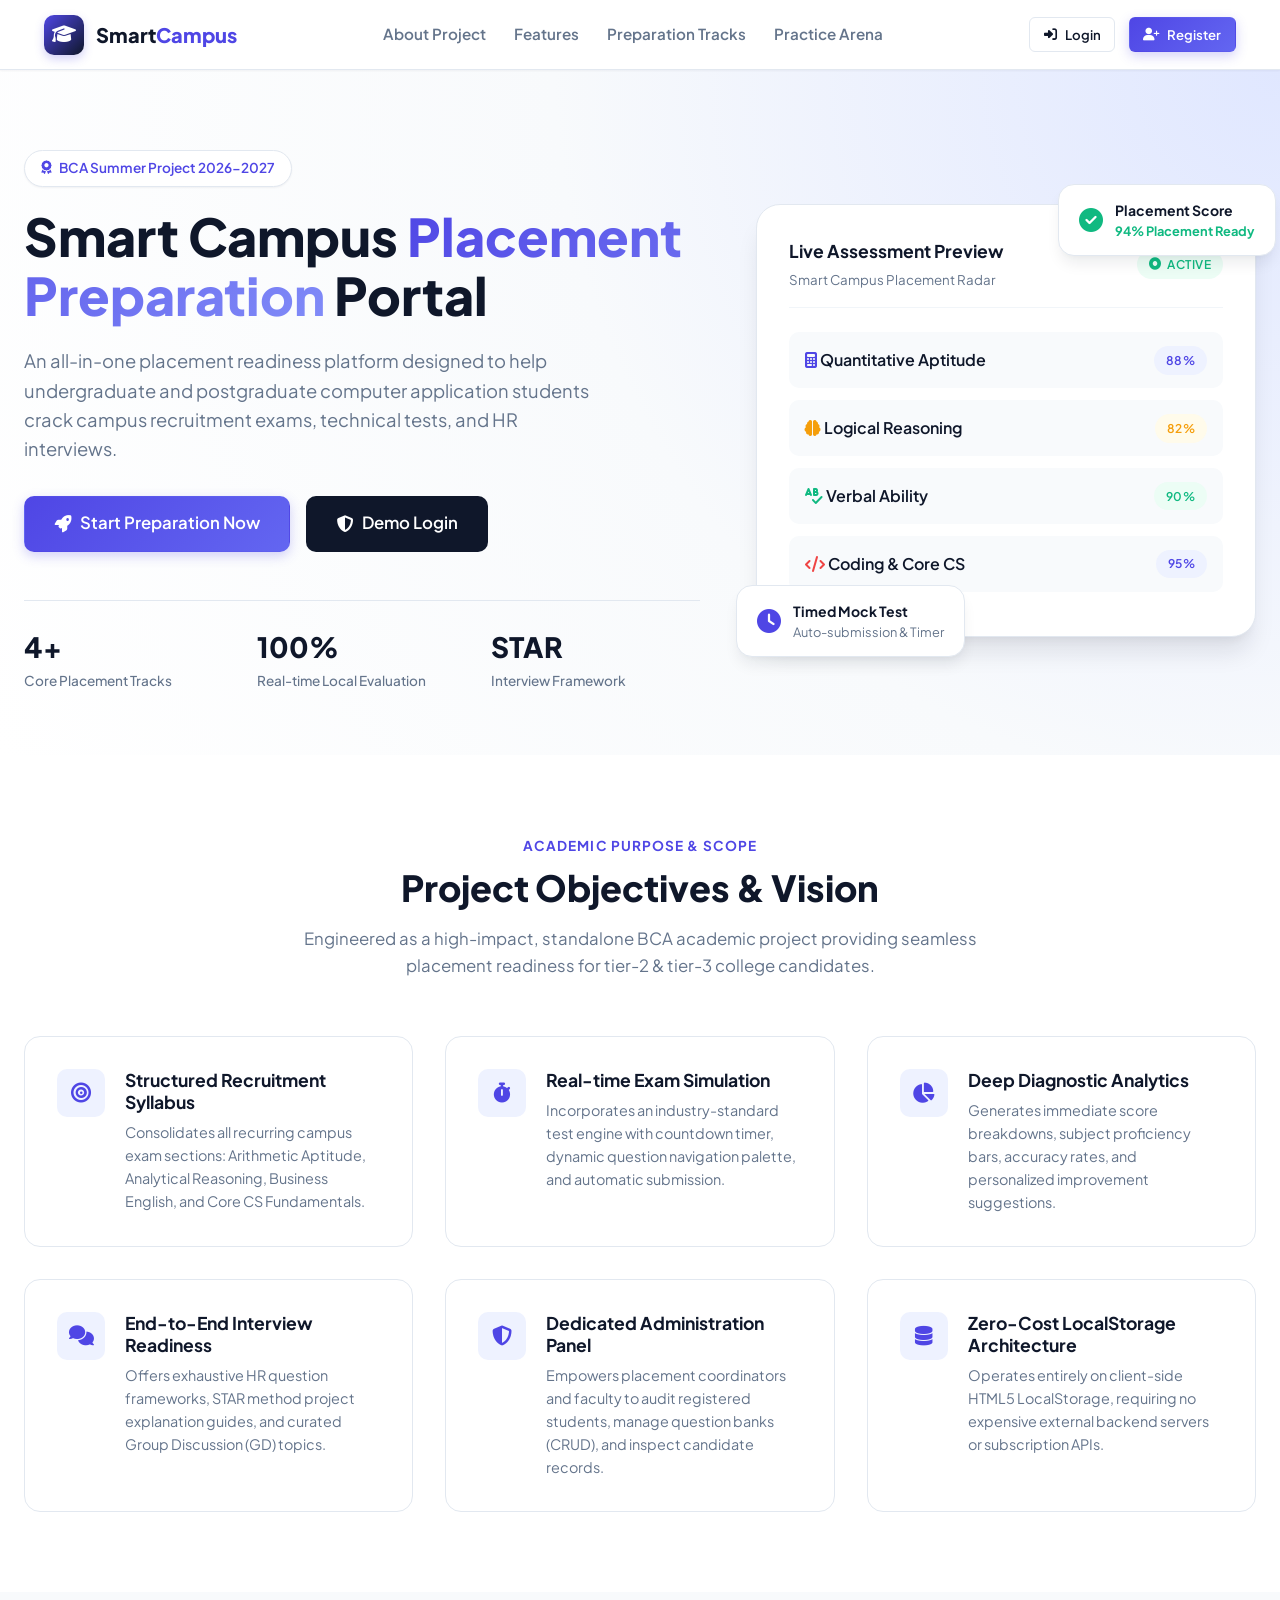
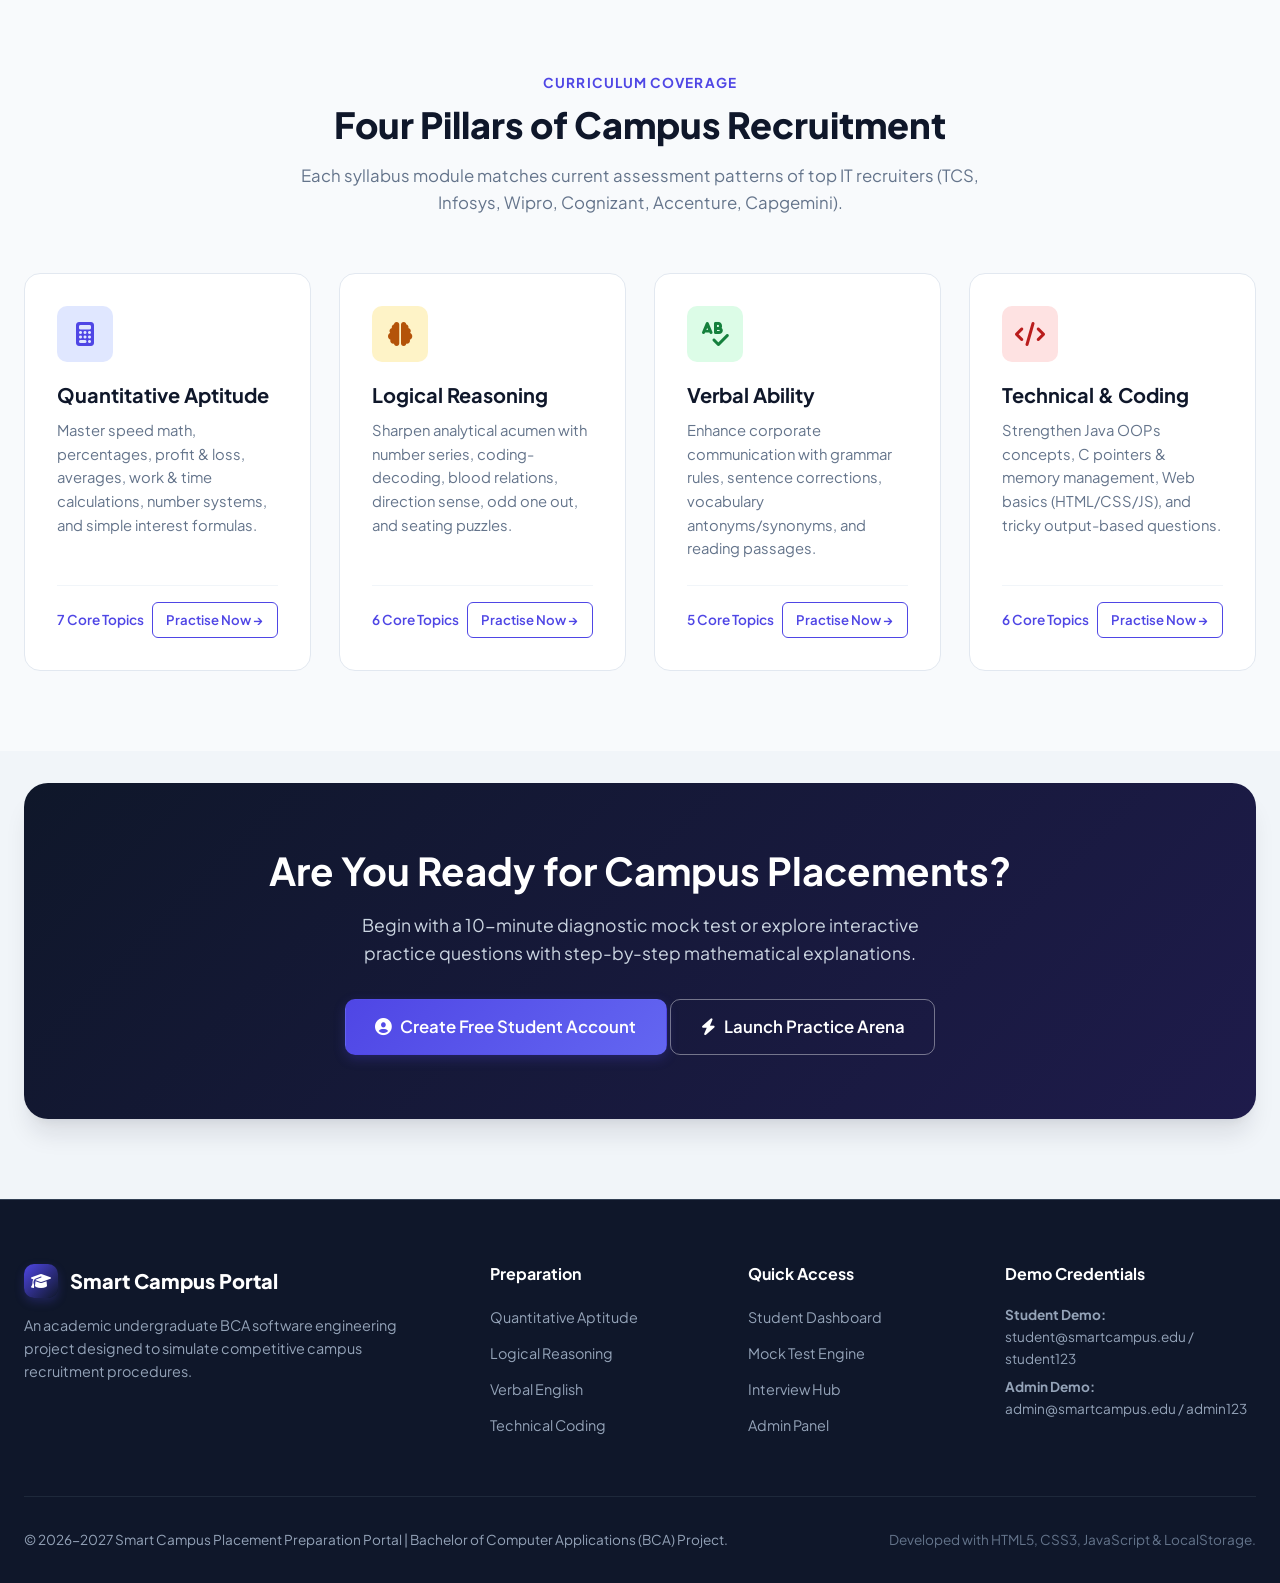
<file: index.html>
<!DOCTYPE html>
<html lang="en">
<head>
  <meta charset="UTF-8">
  <meta name="viewport" content="width=device-width, initial-scale=1.0">
  <title>Smart Campus Placement Preparation Portal | BCA Final Year Project</title>
  <meta name="description" content="A comprehensive web-based platform empowering college students to master Aptitude, Logical Reasoning, Verbal Ability, Technical Coding, and HR Interviews.">
  
  <!-- FontAwesome 6 Icons -->
  <link rel="stylesheet" href="https://cdnjs.cloudflare.com/ajax/libs/font-awesome/6.5.1/css/all.min.css">
  
  <!-- Main Stylesheet -->
  <link rel="stylesheet" href="css/style.css">
</head>
<body>

  <!-- Top Navigation Bar -->
  <header class="navbar">
    <div class="nav-container">
      <a href="index.html" class="nav-brand">
        <div class="brand-icon">
          <i class="fa-solid fa-graduation-cap"></i>
        </div>
        <div class="brand-title">Smart<span>Campus</span></div>
      </a>

      <nav class="nav-links">
        <a href="#about" class="nav-link">About Project</a>
        <a href="#features" class="nav-link">Features</a>
        <a href="#tracks" class="nav-link">Preparation Tracks</a>
        <a href="practice.html" class="nav-link">Practice Arena</a>
      </nav>

      <div class="nav-actions">
        <a href="auth.html" class="btn btn-light btn-sm">
          <i class="fa-solid fa-right-to-bracket"></i> Login
        </a>
        <a href="auth.html?action=register" class="btn btn-primary btn-sm">
          <i class="fa-solid fa-user-plus"></i> Register
        </a>
      </div>
    </div>
  </header>

  <!-- Hero Section -->
  <section class="hero-section" id="about">
    <div class="hero-container">
      <div class="hero-content">
        <div class="hero-tag">
          <i class="fa-solid fa-award"></i> BCA Summer Project 2026-2027
        </div>
        <h1 class="hero-title">
          Smart Campus <span class="highlight">Placement Preparation</span> Portal
        </h1>
        <p class="hero-subtitle">
          An all-in-one placement readiness platform designed to help undergraduate and postgraduate computer application students crack campus recruitment exams, technical tests, and HR interviews.
        </p>

        <div class="hero-cta">
          <a href="auth.html" class="btn btn-primary btn-lg">
            <i class="fa-solid fa-rocket"></i> Start Preparation Now
          </a>
          <a href="auth.html?role=demo" class="btn btn-navy btn-lg">
            <i class="fa-solid fa-shield-halved"></i> Demo Login
          </a>
        </div>

        <div class="hero-stats">
          <div class="hero-stat-item">
            <div class="hero-stat-number">4+</div>
            <div class="hero-stat-label">Core Placement Tracks</div>
          </div>
          <div class="hero-stat-item">
            <div class="hero-stat-number">100%</div>
            <div class="hero-stat-label">Real-time Local Evaluation</div>
          </div>
          <div class="hero-stat-item">
            <div class="hero-stat-number">STAR</div>
            <div class="hero-stat-label">Interview Framework</div>
          </div>
        </div>
      </div>

      <!-- Hero Visual Showcase -->
      <div class="hero-visual">
        <div class="floating-badge floating-badge-1">
          <i class="fa-solid fa-circle-check text-success" style="font-size:1.5rem;"></i>
          <div>
            <div class="fw-bold text-navy" style="font-size:0.875rem;">Placement Score</div>
            <div class="text-success fw-bold" style="font-size:0.8rem;">94% Placement Ready</div>
          </div>
        </div>

        <div class="hero-card-preview">
          <div class="preview-header">
            <div>
              <div class="fw-bold text-navy" style="font-size:1.1rem;">Live Assessment Preview</div>
              <small class="text-muted">Smart Campus Placement Radar</small>
            </div>
            <span class="badge badge-success"><i class="fa-solid fa-circle-dot"></i> Active</span>
          </div>

          <div class="preview-track-item">
            <div class="d-flex align-items-center gap-2">
              <i class="fa-solid fa-calculator text-primary"></i>
              <span class="fw-semibold text-navy">Quantitative Aptitude</span>
            </div>
            <span class="badge badge-purple">88%</span>
          </div>

          <div class="preview-track-item">
            <div class="d-flex align-items-center gap-2">
              <i class="fa-solid fa-brain text-warning"></i>
              <span class="fw-semibold text-navy">Logical Reasoning</span>
            </div>
            <span class="badge badge-warning">82%</span>
          </div>

          <div class="preview-track-item">
            <div class="d-flex align-items-center gap-2">
              <i class="fa-solid fa-spell-check text-success"></i>
              <span class="fw-semibold text-navy">Verbal Ability</span>
            </div>
            <span class="badge badge-success">90%</span>
          </div>

          <div class="preview-track-item">
            <div class="d-flex align-items-center gap-2">
              <i class="fa-solid fa-code text-danger"></i>
              <span class="fw-semibold text-navy">Coding & Core CS</span>
            </div>
            <span class="badge badge-purple">95%</span>
          </div>
        </div>

        <div class="floating-badge floating-badge-2">
          <i class="fa-solid fa-clock text-primary" style="font-size:1.5rem;"></i>
          <div>
            <div class="fw-bold text-navy" style="font-size:0.875rem;">Timed Mock Test</div>
            <div class="text-muted" style="font-size:0.8rem;">Auto-submission & Timer</div>
          </div>
        </div>
      </div>
    </div>
  </section>

  <!-- Project Objectives & Features Section -->
  <section class="section-py" style="background:#ffffff;" id="features">
    <div class="section-container">
      <div class="section-header">
        <span class="section-tag">Academic Purpose & Scope</span>
        <h2 class="section-title">Project Objectives & Vision</h2>
        <p class="section-description">
          Engineered as a high-impact, standalone BCA academic project providing seamless placement readiness for tier-2 & tier-3 college candidates.
        </p>
      </div>

      <div class="features-grid">
        <div class="feature-box">
          <div class="feature-icon-box">
            <i class="fa-solid fa-bullseye"></i>
          </div>
          <div class="feature-content">
            <h4>Structured Recruitment Syllabus</h4>
            <p>Consolidates all recurring campus exam sections: Arithmetic Aptitude, Analytical Reasoning, Business English, and Core CS Fundamentals.</p>
          </div>
        </div>

        <div class="feature-box">
          <div class="feature-icon-box">
            <i class="fa-solid fa-stopwatch"></i>
          </div>
          <div class="feature-content">
            <h4>Real-time Exam Simulation</h4>
            <p>Incorporates an industry-standard test engine with countdown timer, dynamic question navigation palette, and automatic submission.</p>
          </div>
        </div>

        <div class="feature-box">
          <div class="feature-icon-box">
            <i class="fa-solid fa-chart-pie"></i>
          </div>
          <div class="feature-content">
            <h4>Deep Diagnostic Analytics</h4>
            <p>Generates immediate score breakdowns, subject proficiency bars, accuracy rates, and personalized improvement suggestions.</p>
          </div>
        </div>

        <div class="feature-box">
          <div class="feature-icon-box">
            <i class="fa-solid fa-comments"></i>
          </div>
          <div class="feature-content">
            <h4>End-to-End Interview Readiness</h4>
            <p>Offers exhaustive HR question frameworks, STAR method project explanation guides, and curated Group Discussion (GD) topics.</p>
          </div>
        </div>

        <div class="feature-box">
          <div class="feature-icon-box">
            <i class="fa-solid fa-shield-halved"></i>
          </div>
          <div class="feature-content">
            <h4>Dedicated Administration Panel</h4>
            <p>Empowers placement coordinators and faculty to audit registered students, manage question banks (CRUD), and inspect candidate records.</p>
          </div>
        </div>

        <div class="feature-box">
          <div class="feature-icon-box">
            <i class="fa-solid fa-database"></i>
          </div>
          <div class="feature-content">
            <h4>Zero-Cost LocalStorage Architecture</h4>
            <p>Operates entirely on client-side HTML5 LocalStorage, requiring no expensive external backend servers or subscription APIs.</p>
          </div>
        </div>
      </div>
    </div>
  </section>

  <!-- Preparation Tracks Section -->
  <section class="section-py" id="tracks">
    <div class="section-container">
      <div class="section-header">
        <span class="section-tag">Curriculum Coverage</span>
        <h2 class="section-title">Four Pillars of Campus Recruitment</h2>
        <p class="section-description">
          Each syllabus module matches current assessment patterns of top IT recruiters (TCS, Infosys, Wipro, Cognizant, Accenture, Capgemini).
        </p>
      </div>

      <div class="tracks-grid">
        <!-- Track 1: Aptitude -->
        <div class="track-card">
          <div class="track-icon-wrapper track-icon-aptitude">
            <i class="fa-solid fa-calculator"></i>
          </div>
          <h3>Quantitative Aptitude</h3>
          <p>Master speed math, percentages, profit & loss, averages, work & time calculations, number systems, and simple interest formulas.</p>
          <div class="track-card-footer">
            <span>7 Core Topics</span>
            <a href="practice.html?cat=aptitude" class="btn btn-sm btn-outline-primary">Practise Now &rarr;</a>
          </div>
        </div>

        <!-- Track 2: Reasoning -->
        <div class="track-card">
          <div class="track-icon-wrapper track-icon-reasoning">
            <i class="fa-solid fa-brain"></i>
          </div>
          <h3>Logical Reasoning</h3>
          <p>Sharpen analytical acumen with number series, coding-decoding, blood relations, direction sense, odd one out, and seating puzzles.</p>
          <div class="track-card-footer">
            <span>6 Core Topics</span>
            <a href="practice.html?cat=reasoning" class="btn btn-sm btn-outline-primary">Practise Now &rarr;</a>
          </div>
        </div>

        <!-- Track 3: Verbal -->
        <div class="track-card">
          <div class="track-icon-wrapper track-icon-verbal">
            <i class="fa-solid fa-spell-check"></i>
          </div>
          <h3>Verbal Ability</h3>
          <p>Enhance corporate communication with grammar rules, sentence corrections, vocabulary antonyms/synonyms, and reading passages.</p>
          <div class="track-card-footer">
            <span>5 Core Topics</span>
            <a href="practice.html?cat=verbal" class="btn btn-sm btn-outline-primary">Practise Now &rarr;</a>
          </div>
        </div>

        <!-- Track 4: Programming -->
        <div class="track-card">
          <div class="track-icon-wrapper track-icon-tech">
            <i class="fa-solid fa-code"></i>
          </div>
          <h3>Technical & Coding</h3>
          <p>Strengthen Java OOPs concepts, C pointers & memory management, Web basics (HTML/CSS/JS), and tricky output-based questions.</p>
          <div class="track-card-footer">
            <span>6 Core Topics</span>
            <a href="practice.html?cat=programming" class="btn btn-sm btn-outline-primary">Practise Now &rarr;</a>
          </div>
        </div>
      </div>
    </div>
  </section>

  <!-- CTA Banner Section -->
  <section class="section-py" style="background:#f1f5f9; padding-top:2rem;">
    <div class="section-container">
      <div class="cta-banner">
        <h2>Are You Ready for Campus Placements?</h2>
        <p>
          Begin with a 10-minute diagnostic mock test or explore interactive practice questions with step-by-step mathematical explanations.
        </p>
        <div class="d-flex justify-content-center gap-3 flex-wrap">
          <a href="auth.html" class="btn btn-primary btn-lg">
            <i class="fa-solid fa-circle-user"></i> Create Free Student Account
          </a>
          <a href="practice.html" class="btn btn-outline-navy btn-lg" style="color:#ffffff;border-color:rgba(255,255,255,0.4);">
            <i class="fa-solid fa-bolt"></i> Launch Practice Arena
          </a>
        </div>
      </div>
    </div>
  </section>

  <!-- Project Footer -->
  <footer class="footer">
    <div class="footer-container">
      <div>
        <div class="footer-brand">
          <div class="brand-icon" style="width:34px;height:34px;font-size:1rem;">
            <i class="fa-solid fa-graduation-cap"></i>
          </div>
          <span>Smart Campus Portal</span>
        </div>
        <p class="footer-desc">
          An academic undergraduate BCA software engineering project designed to simulate competitive campus recruitment procedures.
        </p>
      </div>

      <div class="footer-col">
        <h5>Preparation</h5>
        <ul class="footer-links">
          <li><a href="practice.html?cat=aptitude">Quantitative Aptitude</a></li>
          <li><a href="practice.html?cat=reasoning">Logical Reasoning</a></li>
          <li><a href="practice.html?cat=verbal">Verbal English</a></li>
          <li><a href="practice.html?cat=programming">Technical Coding</a></li>
        </ul>
      </div>

      <div class="footer-col">
        <h5>Quick Access</h5>
        <ul class="footer-links">
          <li><a href="dashboard.html">Student Dashboard</a></li>
          <li><a href="mock-test.html">Mock Test Engine</a></li>
          <li><a href="interview.html">Interview Hub</a></li>
          <li><a href="admin.html">Admin Panel</a></li>
        </ul>
      </div>

      <div class="footer-col">
        <h5>Demo Credentials</h5>
        <p style="font-size:0.85rem;margin-bottom:0.4rem;">
          <strong class="text-white">Student Demo:</strong><br>
          student@smartcampus.edu / student123
        </p>
        <p style="font-size:0.85rem;">
          <strong class="text-white">Admin Demo:</strong><br>
          admin@smartcampus.edu / admin123
        </p>
      </div>
    </div>

    <div class="footer-bottom">
      <div>&copy; 2026-2027 Smart Campus Placement Preparation Portal | Bachelor of Computer Applications (BCA) Project.</div>
      <div class="text-muted">Developed with HTML5, CSS3, JavaScript & LocalStorage.</div>
    </div>
  </footer>

  <!-- Scripts -->
  <script src="js/db.js"></script>
</body>
</html>
</file>
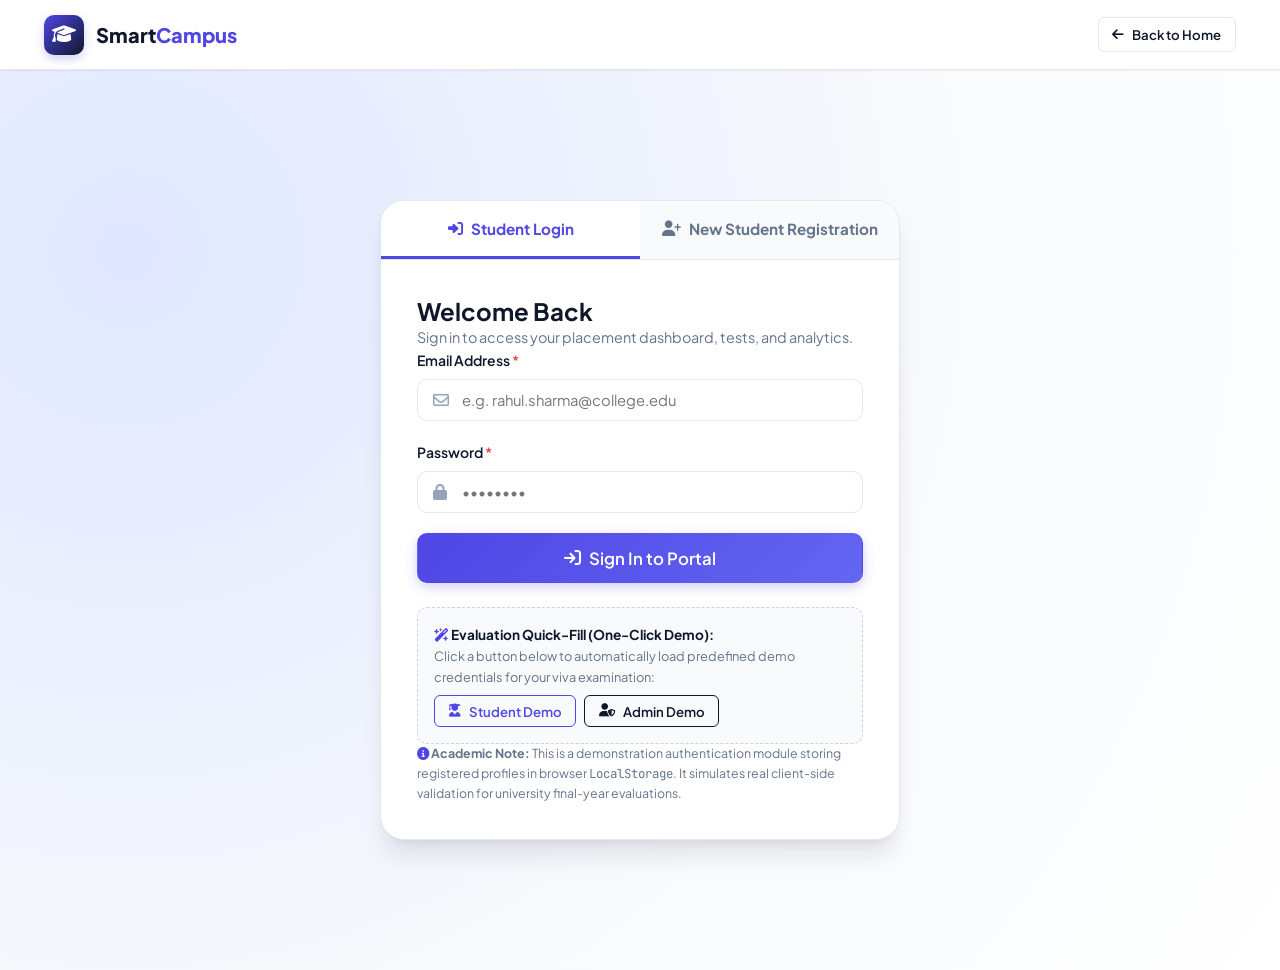
<file: admin.html>
<!DOCTYPE html>
<html lang="en">
<head>
  <meta charset="UTF-8">
  <meta name="viewport" content="width=device-width, initial-scale=1.0">
  <title>Admin & Placement Cell Dashboard | Smart Campus Portal</title>
  <link rel="stylesheet" href="https://cdnjs.cloudflare.com/ajax/libs/font-awesome/6.5.1/css/all.min.css">
  <link rel="stylesheet" href="css/style.css">
</head>
<body>

  <div class="app-layout">
    
    <!-- Sidebar Navigation -->
    <aside class="app-sidebar" id="app-sidebar">
      <div class="sidebar-header">
        <div class="sidebar-brand">
          <i class="fa-solid fa-graduation-cap"></i>
          <span>SmartCampus</span>
        </div>
        <button class="sidebar-close-btn" id="sidebar-close-btn">
          <i class="fa-solid fa-xmark"></i>
        </button>
      </div>

      <div class="sidebar-menu">
        <div class="menu-category-title">Administration</div>
        <div class="menu-item">
          <a href="admin.html" class="menu-link active">
            <i class="fa-solid fa-user-shield"></i>
            <span>Admin Overview</span>
          </a>
        </div>
        <div class="menu-item">
          <a href="#section-questions" class="menu-link">
            <i class="fa-solid fa-database"></i>
            <span>Question Bank CRUD</span>
          </a>
        </div>
        <div class="menu-item">
          <a href="#section-test-audit" class="menu-link">
            <i class="fa-solid fa-clipboard-list"></i>
            <span>Test Audit Logs</span>
          </a>
        </div>

        <div class="menu-category-title">Student Portal Links</div>
        <div class="menu-item">
          <a href="dashboard.html" class="menu-link">
            <i class="fa-solid fa-chart-line"></i>
            <span>Student Dashboard</span>
          </a>
        </div>
        <div class="menu-item">
          <a href="practice.html" class="menu-link">
            <i class="fa-solid fa-book-open-reader"></i>
            <span>Practice Arena</span>
          </a>
        </div>
        <div class="menu-item">
          <a href="mock-test.html" class="menu-link">
            <i class="fa-solid fa-stopwatch-20"></i>
            <span>Mock Test Simulator</span>
          </a>
        </div>
        <div class="menu-item">
          <a href="index.html" class="menu-link">
            <i class="fa-solid fa-house"></i>
            <span>Public Home</span>
          </a>
        </div>
      </div>

      <div class="sidebar-footer">
        <div class="user-snippet">
          <div class="user-avatar" style="background:linear-gradient(135deg, #f59e0b, #d97706);">AD</div>
          <div class="user-info">
            <div class="user-name session-user-name">Administrator</div>
            <div class="user-role session-user-role">Placement Cell Head</div>
          </div>
          <button class="btn-logout btn-logout-trigger" title="Log Out">
            <i class="fa-solid fa-right-from-bracket"></i>
          </button>
        </div>
      </div>
    </aside>

    <!-- Main Content Canvas -->
    <main class="app-main">
      
      <!-- Topbar Header -->
      <header class="app-topbar">
        <div class="topbar-left">
          <button class="sidebar-toggle-btn" id="sidebar-toggle-btn">
            <i class="fa-solid fa-bars"></i>
          </button>
          <div class="topbar-page-title">
            <div class="d-flex align-items-center gap-2">
              <h2>Placement Cell Administration Console</h2>
              <span class="admin-badge"><i class="fa-solid fa-shield-halved"></i> Demonstration Mode</span>
            </div>
            <p>Manage candidate rosters, author placement question banks, and audit assessment scores.</p>
          </div>
        </div>

        <div class="topbar-right">
          <button type="button" class="btn btn-primary btn-sm" id="btn-open-add-q-modal">
            <i class="fa-solid fa-plus"></i> Add New Question
          </button>
          <button type="button" class="btn btn-light btn-sm btn-logout-trigger" title="Logout">
            <i class="fa-solid fa-power-off text-danger"></i>
          </button>
        </div>
      </header>

      <!-- Admin Viewport Content -->
      <div class="app-content">

        <!-- Academic Role Security Notice -->
        <div class="alert p-3 mb-4 rounded" style="background:#eff6ff;border:1px solid #bfdbfe;font-size:0.875rem;color:#1e40af;">
          <div class="d-flex align-items-center justify-content-between flex-wrap gap-2">
            <div>
              <i class="fa-solid fa-shield-check"></i>
              <strong>Role Security Guard:</strong> This administrative control panel is restricted to Placement Officers. Demo Admin credentials: <code>admin@smartcampus.edu</code> / <code>admin123</code>.
            </div>
            <button class="btn btn-sm btn-outline-primary" onclick="DB.setCurrentUser({id:'usr-admin', name:'Placement Administrator', email:'admin@smartcampus.edu', role:'admin'}); location.reload();">
              <i class="fa-solid fa-user-shield"></i> Ensure Admin Session
            </button>
          </div>
        </div>

        <!-- 4 Global Campus Metrics -->
        <div class="stats-grid">
          <div class="stat-card">
            <div class="stat-icon purple">
              <i class="fa-solid fa-users"></i>
            </div>
            <div class="stat-details">
              <h4 id="admin-stat-students">0</h4>
              <span>Registered Students</span>
            </div>
          </div>

          <div class="stat-card">
            <div class="stat-icon navy">
              <i class="fa-solid fa-file-signature"></i>
            </div>
            <div class="stat-details">
              <h4 id="admin-stat-tests">0</h4>
              <span>Tests Completed</span>
            </div>
          </div>

          <div class="stat-card">
            <div class="stat-icon emerald">
              <i class="fa-solid fa-database"></i>
            </div>
            <div class="stat-details">
              <h4 id="admin-stat-questions">0</h4>
              <span>Questions in Bank</span>
            </div>
          </div>

          <div class="stat-card">
            <div class="stat-icon amber">
              <i class="fa-solid fa-chart-line"></i>
            </div>
            <div class="stat-details">
              <h4 id="admin-stat-avg-score">0%</h4>
              <span>Average Campus Score</span>
            </div>
          </div>
        </div>

        <!-- Section 1: Registered Students Table -->
        <div class="card mb-4" id="section-students">
          <div class="card-header">
            <div>
              <h4 class="fw-bold text-navy" style="font-size:1.05rem;">
                <i class="fa-solid fa-user-graduate text-primary"></i> Registered Student Candidates
              </h4>
              <small class="text-muted">Student profiles saved in HTML5 LocalStorage.</small>
            </div>
          </div>

          <div class="card-body p-0">
            <div class="table-responsive">
              <table class="table">
                <thead>
                  <tr>
                    <th>#</th>
                    <th>Student Name & Email</th>
                    <th>College / Department</th>
                    <th>Registered Date</th>
                    <th>Tests Taken</th>
                    <th>Audit Tests</th>
                  </tr>
                </thead>
                <tbody id="admin-students-tbody">
                  <!-- Rendered dynamically -->
                </tbody>
              </table>
            </div>
          </div>
        </div>

        <!-- Section 2: Question Bank Manager (CRUD) -->
        <div class="card mb-4" id="section-questions">
          <div class="card-header">
            <div>
              <h4 class="fw-bold text-navy" style="font-size:1.05rem;">
                <i class="fa-solid fa-database text-primary"></i> Question Bank Repository (CRUD Manager)
              </h4>
              <small class="text-muted">Create, inspect, modify, or remove questions dynamically.</small>
            </div>
            <div class="d-flex align-items-center gap-2 flex-wrap">
              <select id="admin-q-cat-filter" class="form-select form-select-sm" style="width: auto;">
                <option value="all">All Categories</option>
                <option value="aptitude">Quantitative Aptitude</option>
                <option value="reasoning">Logical Reasoning</option>
                <option value="verbal">Verbal Ability</option>
                <option value="programming">Programming & Logic</option>
              </select>
              <button type="button" class="btn btn-sm btn-outline-danger" id="btn-reset-default-questions" title="Restores seed questions">
                <i class="fa-solid fa-rotate-left"></i> Reset Default Bank
              </button>
            </div>
          </div>

          <div class="card-body p-0">
            <div class="table-responsive">
              <table class="table">
                <thead>
                  <tr>
                    <th>#</th>
                    <th>Category</th>
                    <th>Topic</th>
                    <th>Question Statement</th>
                    <th>Correct</th>
                    <th>Actions</th>
                  </tr>
                </thead>
                <tbody id="admin-questions-tbody">
                  <!-- Dynamically rendered -->
                </tbody>
              </table>
            </div>
          </div>
        </div>

        <!-- Section 3: Campus Placement Test Records Log -->
        <div class="card mb-4" id="section-test-audit">
          <div class="card-header">
            <div>
              <h4 class="fw-bold text-navy" style="font-size:1.05rem;" id="audit-table-title">
                <i class="fa-solid fa-clipboard-list text-primary"></i> All Student Test Results Log
              </h4>
              <small class="text-muted">Timestamped log of every test completed across the institution.</small>
            </div>
          </div>

          <div class="card-body p-0">
            <div class="table-responsive">
              <table class="table">
                <thead>
                  <tr>
                    <th>#</th>
                    <th>Candidate</th>
                    <th>Assessment Title</th>
                    <th>Score (%)</th>
                    <th>Correct / Wrong</th>
                    <th>Attempt Date</th>
                    <th>Inspect</th>
                  </tr>
                </thead>
                <tbody id="admin-audit-tbody">
                  <!-- Dynamically rendered -->
                </tbody>
              </table>
            </div>
          </div>
        </div>

      </div>
    </main>

  </div>

  <!-- Add / Edit Question Modal Overlay -->
  <div class="modal-overlay" id="question-modal-overlay">
    <div class="modal-dialog">
      <div class="modal-header">
        <h4 class="modal-title text-navy" id="modal-q-title">Add Placement Question</h4>
        <button class="modal-close-btn" id="btn-close-q-modal">
          <i class="fa-solid fa-xmark"></i>
        </button>
      </div>

      <form id="form-question-crud">
        <div class="modal-body">
          
          <div class="row" style="display:grid;grid-template-columns:1fr 1fr;gap:1rem;">
            <div class="form-group">
              <label class="form-label" for="mq-category">Category <span class="required">*</span></label>
              <select id="mq-category" class="form-select" required>
                <option value="aptitude">Quantitative Aptitude</option>
                <option value="reasoning">Logical Reasoning</option>
                <option value="verbal">Verbal Ability</option>
                <option value="programming">Programming Practice</option>
              </select>
            </div>

            <div class="form-group">
              <label class="form-label" for="mq-topic">Sub-Topic <span class="required">*</span></label>
              <input type="text" id="mq-topic" class="form-control" placeholder="e.g. Percentage, Number series, Java OOPs" required>
            </div>
          </div>

          <div class="form-group">
            <label class="form-label" for="mq-question">Question Statement <span class="required">*</span></label>
            <textarea id="mq-question" class="form-control" rows="3" placeholder="Enter question statement or problem description..." required></textarea>
          </div>

          <div class="row" style="display:grid;grid-template-columns:1fr 1fr;gap:1rem;">
            <div class="form-group">
              <label class="form-label" for="mq-opt-a">Option A <span class="required">*</span></label>
              <input type="text" id="mq-opt-a" class="form-control" placeholder="Option A text" required>
            </div>
            <div class="form-group">
              <label class="form-label" for="mq-opt-b">Option B <span class="required">*</span></label>
              <input type="text" id="mq-opt-b" class="form-control" placeholder="Option B text" required>
            </div>
          </div>

          <div class="row" style="display:grid;grid-template-columns:1fr 1fr;gap:1rem;">
            <div class="form-group">
              <label class="form-label" for="mq-opt-c">Option C <span class="required">*</span></label>
              <input type="text" id="mq-opt-c" class="form-control" placeholder="Option C text" required>
            </div>
            <div class="form-group">
              <label class="form-label" for="mq-opt-d">Option D <span class="required">*</span></label>
              <input type="text" id="mq-opt-d" class="form-control" placeholder="Option D text" required>
            </div>
          </div>

          <div class="form-group">
            <label class="form-label" for="mq-correct">Correct Option <span class="required">*</span></label>
            <select id="mq-correct" class="form-select" required>
              <option value="0">Option A</option>
              <option value="1">Option B</option>
              <option value="2">Option C</option>
              <option value="3">Option D</option>
            </select>
          </div>

          <div class="form-group mb-0">
            <label class="form-label" for="mq-explanation">Step-by-Step Solution & Explanation <span class="required">*</span></label>
            <textarea id="mq-explanation" class="form-control" rows="3" placeholder="Explain the calculation formula or conceptual logic..." required></textarea>
          </div>

        </div>

        <div class="modal-footer">
          <button type="button" class="btn btn-light" id="btn-cancel-q-modal">Cancel</button>
          <button type="submit" class="btn btn-primary" id="btn-save-question">
            <i class="fa-solid fa-floppy-disk"></i> Save Question
          </button>
        </div>
      </form>
    </div>
  </div>

  <!-- Scripts -->
  <script src="js/db.js"></script>
  <script src="js/auth.js"></script>
  <script src="js/admin.js"></script>
  <script>
    // Responsive Sidebar Toggle
    const toggleBtn = document.getElementById('sidebar-toggle-btn');
    const closeBtn = document.getElementById('sidebar-close-btn');
    const sidebar = document.getElementById('app-sidebar');
    if (toggleBtn && sidebar) {
      toggleBtn.addEventListener('click', () => sidebar.classList.add('show'));
    }
    if (closeBtn && sidebar) {
      closeBtn.addEventListener('click', () => sidebar.classList.remove('show'));
    }
  </script>
</body>
</html>
</file>
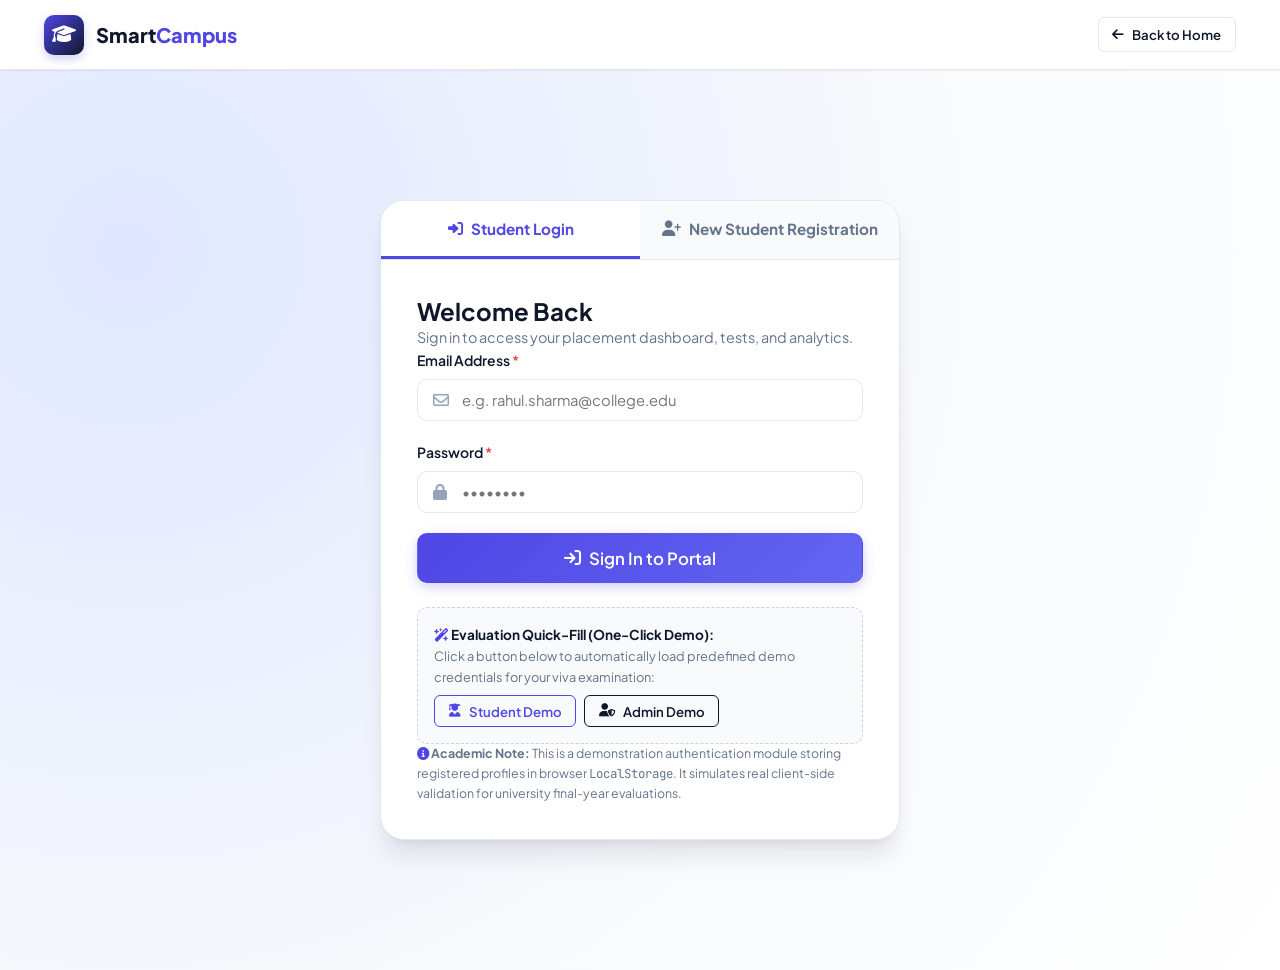
<file: auth.html>
<!DOCTYPE html>
<html lang="en">
<head>
  <meta charset="UTF-8">
  <meta name="viewport" content="width=device-width, initial-scale=1.0">
  <title>Student Access & Registration | Smart Campus Placement Portal</title>
  <link rel="stylesheet" href="https://cdnjs.cloudflare.com/ajax/libs/font-awesome/6.5.1/css/all.min.css">
  <link rel="stylesheet" href="css/style.css">
  <style>
    .auth-page-wrapper {
      min-height: 100vh;
      display: flex;
      align-items: center;
      justify-content: center;
      padding: 2.5rem 1.5rem;
      background: radial-gradient(circle at 10% 20%, #e0e7ff 0%, #f8fafc 60%, #ffffff 100%);
    }

    .auth-card {
      width: 100%;
      max-width: 520px;
      background: #ffffff;
      border: 1px solid var(--border-color);
      border-radius: var(--radius-xl);
      box-shadow: var(--shadow-xl);
      overflow: hidden;
    }

    .auth-tabs {
      display: flex;
      border-bottom: 1px solid var(--border-color);
      background: #f8fafc;
    }

    .auth-tab-btn {
      flex: 1;
      padding: 1.15rem 1rem;
      border: none;
      background: none;
      font-family: inherit;
      font-size: 0.95rem;
      font-weight: 700;
      color: var(--text-muted);
      cursor: pointer;
      display: flex;
      align-items: center;
      justify-content: center;
      gap: 0.5rem;
      transition: var(--transition);
      border-bottom: 3px solid transparent;
    }

    .auth-tab-btn.active {
      color: var(--primary-purple);
      background: #ffffff;
      border-bottom-color: var(--primary-purple);
    }

    .auth-tab-btn:hover {
      color: var(--primary-navy);
    }

    .demo-credentials-box {
      background: #f8fafc;
      border: 1px dashed #cbd5e1;
      border-radius: var(--radius-md);
      padding: 1rem;
      margin-top: 1.5rem;
      font-size: 0.85rem;
    }

    .demo-btn-group {
      display: flex;
      gap: 0.5rem;
      margin-top: 0.5rem;
      flex-wrap: wrap;
    }
  </style>
</head>
<body>

  <!-- Top Navbar Link back to Home -->
  <header class="navbar">
    <div class="nav-container">
      <a href="index.html" class="nav-brand">
        <div class="brand-icon">
          <i class="fa-solid fa-graduation-cap"></i>
        </div>
        <div class="brand-title">Smart<span>Campus</span></div>
      </a>

      <a href="index.html" class="btn btn-light btn-sm">
        <i class="fa-solid fa-arrow-left"></i> Back to Home
      </a>
    </div>
  </header>

  <div class="auth-page-wrapper">
    <div class="auth-card">
      <!-- Tabs -->
      <div class="auth-tabs">
        <button type="button" class="auth-tab-btn active" id="tab-login-btn">
          <i class="fa-solid fa-right-to-bracket"></i> Student Login
        </button>
        <button type="button" class="auth-tab-btn" id="tab-register-btn">
          <i class="fa-solid fa-user-plus"></i> New Student Registration
        </button>
      </div>

      <div class="card-body" style="padding: 2.25rem;">
        
        <!-- ================= Login Form Container ================= -->
        <div id="login-form-container">
          <div class="text-center mb-4">
            <h2 class="fw-bold text-navy">Welcome Back</h2>
            <p class="text-muted" style="font-size:0.9rem;">Sign in to access your placement dashboard, tests, and analytics.</p>
          </div>

          <form id="form-login" novalidate>
            <div class="form-group">
              <label class="form-label" for="login-email">Email Address <span class="required">*</span></label>
              <div class="input-with-icon">
                <i class="fa-regular fa-envelope"></i>
                <input type="email" id="login-email" class="form-control" placeholder="e.g. rahul.sharma@college.edu" required autocomplete="email">
              </div>
            </div>

            <div class="form-group">
              <label class="form-label" for="login-password">Password <span class="required">*</span></label>
              <div class="input-with-icon">
                <i class="fa-solid fa-lock"></i>
                <input type="password" id="login-password" class="form-control" placeholder="••••••••" required autocomplete="current-password">
              </div>
            </div>

            <button type="submit" class="btn btn-primary btn-block btn-lg mt-3">
              <i class="fa-solid fa-arrow-right-to-bracket"></i> Sign In to Portal
            </button>
          </form>

          <!-- Quick Fill Demo Helper -->
          <div class="demo-credentials-box">
            <div class="d-flex align-items-center gap-2 mb-1">
              <i class="fa-solid fa-wand-magic-sparkles text-primary"></i>
              <strong class="text-navy">Evaluation Quick-Fill (One-Click Demo):</strong>
            </div>
            <p class="text-muted mb-2" style="font-size:0.8rem;">Click a button below to automatically load predefined demo credentials for your viva examination:</p>
            <div class="demo-btn-group">
              <button type="button" class="btn btn-sm btn-outline-primary" id="btn-demo-student">
                <i class="fa-solid fa-user-graduate"></i> Student Demo
              </button>
              <button type="button" class="btn btn-sm btn-outline-navy" id="btn-demo-admin">
                <i class="fa-solid fa-user-shield"></i> Admin Demo
              </button>
            </div>
          </div>
        </div>

        <!-- ================= Registration Form Container ================= -->
        <div id="register-form-container" style="display: none;">
          <div class="text-center mb-4">
            <h2 class="fw-bold text-navy">Student Registration</h2>
            <p class="text-muted" style="font-size:0.9rem;">Create your profile to track placement tests and progress.</p>
          </div>

          <form id="form-register" novalidate>
            <div class="form-group">
              <label class="form-label" for="reg-name">Full Name <span class="required">*</span></label>
              <div class="input-with-icon">
                <i class="fa-regular fa-user"></i>
                <input type="text" id="reg-name" class="form-control" placeholder="e.g. Priya Patel" required>
              </div>
            </div>

            <div class="form-group">
              <label class="form-label" for="reg-email">Email Address <span class="required">*</span></label>
              <div class="input-with-icon">
                <i class="fa-regular fa-envelope"></i>
                <input type="email" id="reg-email" class="form-control" placeholder="e.g. priya.patel@college.edu" required>
              </div>
            </div>

            <div class="form-group">
              <label class="form-label" for="reg-college">College / University Name</label>
              <div class="input-with-icon">
                <i class="fa-solid fa-building-columns"></i>
                <input type="text" id="reg-college" class="form-control" placeholder="e.g. St. Xavier's BCA College">
              </div>
            </div>

            <div class="form-group">
              <label class="form-label" for="reg-password">Create Password <span class="required">*</span></label>
              <div class="input-with-icon">
                <i class="fa-solid fa-lock"></i>
                <input type="password" id="reg-password" class="form-control" placeholder="At least 6 characters" required>
              </div>
            </div>

            <div class="form-group">
              <label class="form-label" for="reg-confirm-password">Confirm Password <span class="required">*</span></label>
              <div class="input-with-icon">
                <i class="fa-solid fa-lock-open"></i>
                <input type="password" id="reg-confirm-password" class="form-control" placeholder="Re-enter password" required>
              </div>
            </div>

            <button type="submit" class="btn btn-primary btn-block btn-lg mt-3">
              <i class="fa-solid fa-user-check"></i> Register Student Account
            </button>
          </form>
        </div>

        <!-- Academic Demonstration Notice -->
        <div class="mt-4 pt-3 border-top text-center" style="font-size:0.775rem; color:var(--text-muted);">
          <i class="fa-solid fa-circle-info text-primary"></i> 
          <strong>Academic Note:</strong> This is a demonstration authentication module storing registered profiles in browser <code>LocalStorage</code>. It simulates real client-side validation for university final-year evaluations.
        </div>

      </div>
    </div>
  </div>

  <!-- Scripts -->
  <script src="js/db.js"></script>
  <script src="js/auth.js"></script>
</body>
</html>
</file>
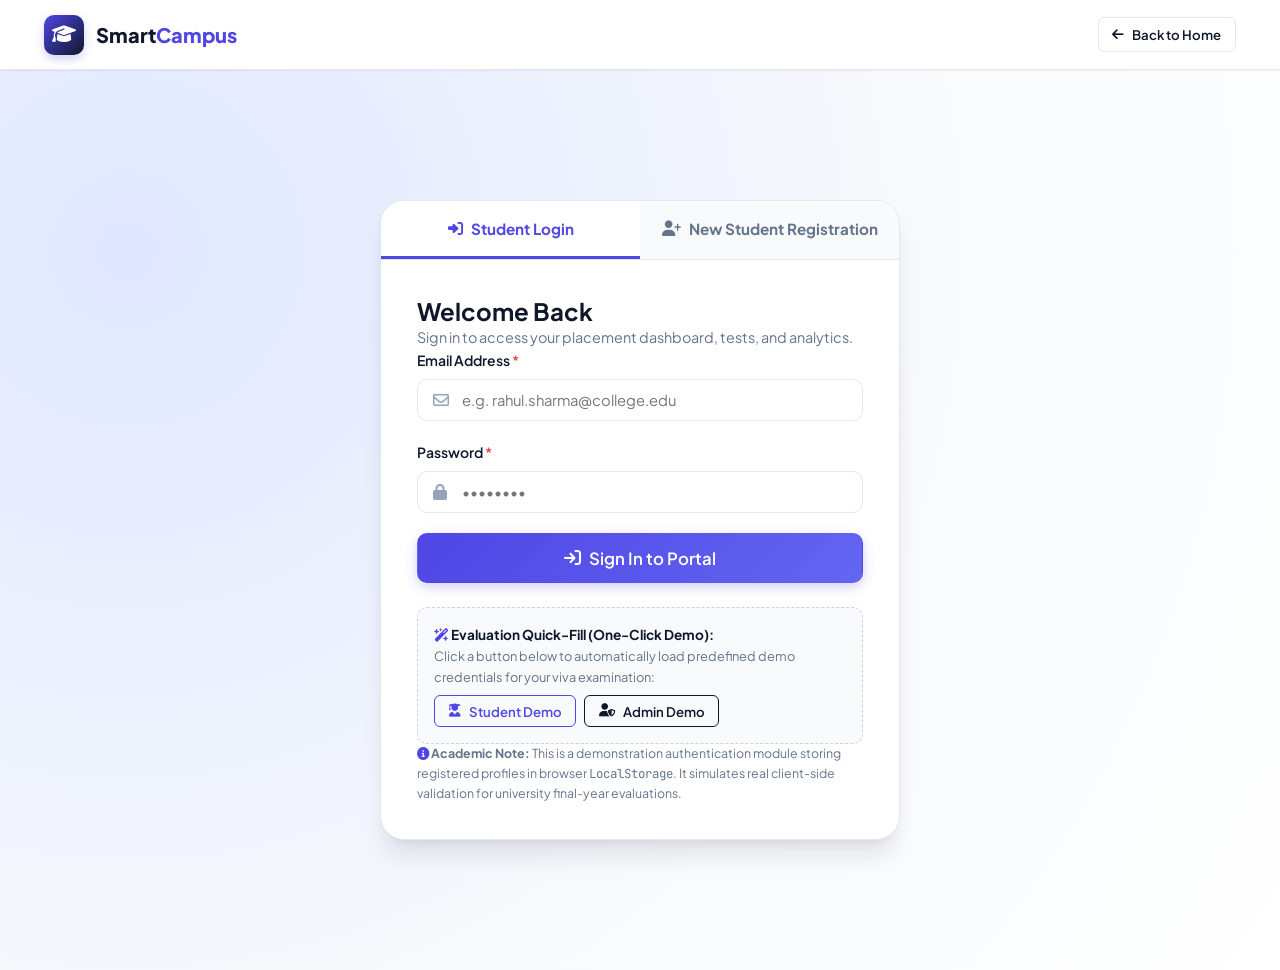
<file: dashboard.html>
<!DOCTYPE html>
<html lang="en">
<head>
  <meta charset="UTF-8">
  <meta name="viewport" content="width=device-width, initial-scale=1.0">
  <title>Student Dashboard | Smart Campus Placement Preparation Portal</title>
  <link rel="stylesheet" href="https://cdnjs.cloudflare.com/ajax/libs/font-awesome/6.5.1/css/all.min.css">
  <link rel="stylesheet" href="css/style.css">
</head>
<body>

  <div class="app-layout">
    
    <!-- Sidebar Navigation -->
    <aside class="app-sidebar" id="app-sidebar">
      <div class="sidebar-header">
        <div class="sidebar-brand">
          <i class="fa-solid fa-graduation-cap"></i>
          <span>SmartCampus</span>
        </div>
        <button class="sidebar-close-btn" id="sidebar-close-btn">
          <i class="fa-solid fa-xmark"></i>
        </button>
      </div>

      <div class="sidebar-menu">
        <div class="menu-category-title">Main Portal</div>
        <div class="menu-item">
          <a href="dashboard.html" class="menu-link active">
            <i class="fa-solid fa-chart-line"></i>
            <span>Dashboard</span>
          </a>
        </div>
        <div class="menu-item">
          <a href="practice.html" class="menu-link">
            <i class="fa-solid fa-book-open-reader"></i>
            <span>Practice Arena</span>
          </a>
        </div>
        <div class="menu-item">
          <a href="mock-test.html" class="menu-link">
            <i class="fa-solid fa-stopwatch-20"></i>
            <span>Mock Test Engine</span>
          </a>
        </div>
        <div class="menu-item">
          <a href="result.html" class="menu-link">
            <i class="fa-solid fa-square-poll-vertical"></i>
            <span>Results & Analytics</span>
          </a>
        </div>

        <div class="menu-category-title">Preparation Resources</div>
        <div class="menu-item">
          <a href="interview.html" class="menu-link">
            <i class="fa-solid fa-comments"></i>
            <span>Interview Prep Hub</span>
          </a>
        </div>
        <div class="menu-item">
          <a href="practice.html?cat=programming" class="menu-link">
            <i class="fa-solid fa-code"></i>
            <span>Technical Coding</span>
          </a>
        </div>

        <div class="menu-category-title">System</div>
        <div class="menu-item">
          <a href="admin.html" class="menu-link">
            <i class="fa-solid fa-user-shield"></i>
            <span>Admin Portal</span>
          </a>
        </div>
        <div class="menu-item">
          <a href="index.html" class="menu-link">
            <i class="fa-solid fa-house"></i>
            <span>Public Home</span>
          </a>
        </div>
      </div>

      <!-- User Info Footer in Sidebar -->
      <div class="sidebar-footer">
        <div class="user-snippet">
          <div class="user-avatar session-user-avatar">ST</div>
          <div class="user-info">
            <div class="user-name session-user-name">Student Account</div>
            <div class="user-role session-user-role">BCA Placement Candidate</div>
          </div>
          <button class="btn-logout btn-logout-trigger" title="Log Out">
            <i class="fa-solid fa-right-from-bracket"></i>
          </button>
        </div>
      </div>
    </aside>

    <!-- Main Content App Canvas -->
    <main class="app-main">
      
      <!-- Topbar Header -->
      <header class="app-topbar">
        <div class="topbar-left">
          <button class="sidebar-toggle-btn" id="sidebar-toggle-btn">
            <i class="fa-solid fa-bars"></i>
          </button>
          <div class="topbar-page-title">
            <h2>Student Placement Dashboard</h2>
            <p>Monitor your readiness metrics, mock performance, and subject progress.</p>
          </div>
        </div>

        <div class="topbar-right">
          <a href="mock-test.html" class="btn btn-primary btn-sm">
            <i class="fa-solid fa-play"></i> Start Mock Test
          </a>
          <button class="btn btn-light btn-sm btn-logout-trigger" title="Logout">
            <i class="fa-solid fa-power-off text-danger"></i>
          </button>
        </div>
      </header>

      <!-- Dashboard Content Viewport -->
      <div class="app-content">

        <!-- Welcome Banner -->
        <div class="card p-4 mb-4" style="background: linear-gradient(135deg, #1e1b4b, #312e81); color:#ffffff; border:none; box-shadow:var(--shadow-md);">
          <div class="d-flex align-items-center justify-content-between flex-wrap gap-3">
            <div>
              <span class="badge badge-purple mb-2" style="background:rgba(255,255,255,0.15);color:#ffffff;">Placement Radar</span>
              <h2 class="text-white fw-bold mb-1" id="dashboard-greeting">Welcome back, Student! 🚀</h2>
              <p class="mb-0" style="color:#cbd5e1; font-size:0.95rem;">
                Stay consistent! Complete at least one timed mock exam weekly to strengthen quantitative speed and technical recall.
              </p>
            </div>
            <div class="text-end">
              <span class="d-block text-white-50" style="font-size:0.8rem;margin-bottom:0.3rem;">Current Status</span>
              <span class="badge badge-success" id="metric-readiness-badge" style="font-size:0.85rem;padding:0.45rem 1rem;">Calculating...</span>
            </div>
          </div>
        </div>

        <!-- 4 Statistics Summary Cards -->
        <div class="stats-grid">
          <div class="stat-card">
            <div class="stat-icon purple">
              <i class="fa-solid fa-clock-rotate-left"></i>
            </div>
            <div class="stat-details">
              <h4 id="metric-total-tests">0</h4>
              <span>Tests Completed</span>
            </div>
          </div>

          <div class="stat-card">
            <div class="stat-icon emerald">
              <i class="fa-solid fa-gauge-high"></i>
            </div>
            <div class="stat-details">
              <h4 id="metric-avg-score">0%</h4>
              <span>Average Campus Score</span>
            </div>
          </div>

          <div class="stat-card">
            <div class="stat-icon amber">
              <i class="fa-solid fa-trophy"></i>
            </div>
            <div class="stat-details">
              <h4 id="metric-highest-score">0%</h4>
              <span>Personal Best Score</span>
            </div>
          </div>

          <div class="stat-card">
            <div class="stat-icon navy">
              <i class="fa-solid fa-list-check"></i>
            </div>
            <div class="stat-details">
              <h4 id="metric-total-attempted">0</h4>
              <span>Questions Solved</span>
            </div>
          </div>
        </div>

        <!-- Main Dashboard 2-Column Section -->
        <div class="row" style="display:grid; grid-template-columns: 1fr 1fr; gap: 1.5rem; margin-bottom: 2rem;">
          
          <!-- Subject-wise Progress -->
          <div class="card">
            <div class="card-header">
              <h4 class="fw-bold text-navy" style="font-size:1.05rem;">
                <i class="fa-solid fa-chart-simple text-primary"></i> Subject Proficiency Breakdown
              </h4>
              <a href="practice.html" class="btn btn-sm btn-light">Practice Now</a>
            </div>
            <div class="card-body" id="subject-progress-container">
              <!-- Rendered dynamically by js/dashboard.js -->
            </div>
          </div>

          <!-- Quick Test Launcher Cards -->
          <div class="card">
            <div class="card-header">
              <h4 class="fw-bold text-navy" style="font-size:1.05rem;">
                <i class="fa-solid fa-bolt text-warning"></i> Quick Test Launchers
              </h4>
              <span class="badge badge-purple">10 Min Tests</span>
            </div>
            <div class="card-body">
              <div class="action-cards-grid" style="grid-template-columns: 1fr 1fr; gap: 1rem;">
                <div class="action-card" style="padding:1rem;">
                  <div class="action-icon track-icon-aptitude" style="margin-bottom:0.5rem;width:38px;height:38px;font-size:1rem;">
                    <i class="fa-solid fa-calculator"></i>
                  </div>
                  <strong class="text-navy" style="font-size:0.9rem;">Aptitude Speed Test</strong>
                  <small class="text-muted mb-2">Math & Percentages</small>
                  <a href="mock-test.html?category=aptitude" class="btn btn-sm btn-outline-primary btn-block">Launch &rarr;</a>
                </div>

                <div class="action-card" style="padding:1rem;">
                  <div class="action-icon track-icon-reasoning" style="margin-bottom:0.5rem;width:38px;height:38px;font-size:1rem;">
                    <i class="fa-solid fa-brain"></i>
                  </div>
                  <strong class="text-navy" style="font-size:0.9rem;">Reasoning Mock</strong>
                  <small class="text-muted mb-2">Series & Puzzles</small>
                  <a href="mock-test.html?category=reasoning" class="btn btn-sm btn-outline-primary btn-block">Launch &rarr;</a>
                </div>

                <div class="action-card" style="padding:1rem;">
                  <div class="action-icon track-icon-verbal" style="margin-bottom:0.5rem;width:38px;height:38px;font-size:1rem;">
                    <i class="fa-solid fa-spell-check"></i>
                  </div>
                  <strong class="text-navy" style="font-size:0.9rem;">Verbal Ability</strong>
                  <small class="text-muted mb-2">Grammar & Vocab</small>
                  <a href="mock-test.html?category=verbal" class="btn btn-sm btn-outline-primary btn-block">Launch &rarr;</a>
                </div>

                <div class="action-card" style="padding:1rem;">
                  <div class="action-icon track-icon-tech" style="margin-bottom:0.5rem;width:38px;height:38px;font-size:1rem;">
                    <i class="fa-solid fa-code"></i>
                  </div>
                  <strong class="text-navy" style="font-size:0.9rem;">Technical & Coding</strong>
                  <small class="text-muted mb-2">C, Java & Web Logic</small>
                  <a href="mock-test.html?category=programming" class="btn btn-sm btn-outline-primary btn-block">Launch &rarr;</a>
                </div>
              </div>
            </div>
          </div>
        </div>

        <!-- Recent Test Results Table -->
        <div class="card mb-4">
          <div class="card-header">
            <div>
              <h4 class="fw-bold text-navy" style="font-size:1.05rem;">
                <i class="fa-solid fa-table-list text-primary"></i> Recent Test Attempts & Performance History
              </h4>
              <small class="text-muted">Review your answers, correct solutions, and time spent.</small>
            </div>
            <a href="mock-test.html" class="btn btn-sm btn-primary">Take New Test</a>
          </div>

          <div class="card-body p-0">
            <!-- Empty state -->
            <div id="recent-tests-empty" class="text-center p-5" style="display:none;">
              <i class="fa-regular fa-folder-open text-muted mb-3" style="font-size:2.5rem;"></i>
              <h4 class="fw-bold text-navy">No Test Attempts Yet</h4>
              <p class="text-muted mb-3">You haven't attempted any mock assessments yet. Take your first test now!</p>
              <a href="mock-test.html" class="btn btn-primary btn-sm">Start Your First Test</a>
            </div>

            <!-- Table -->
            <div id="recent-tests-table-wrapper" class="table-responsive">
              <table class="table">
                <thead>
                  <tr>
                    <th>#</th>
                    <th>Test Title / Subject</th>
                    <th>Attempt Date</th>
                    <th>Questions Correct</th>
                    <th>Score</th>
                    <th>Action</th>
                  </tr>
                </thead>
                <tbody id="recent-tests-tbody">
                  <!-- Rendered dynamically -->
                </tbody>
              </table>
            </div>
          </div>
        </div>

        <!-- Interview Quick Prep Card -->
        <div class="card p-4" style="background:#ffffff; border-left: 5px solid var(--primary-purple);">
          <div class="d-flex align-items-center justify-content-between flex-wrap gap-3">
            <div>
              <span class="badge badge-purple mb-1">HR & Technical Round</span>
              <h4 class="fw-bold text-navy mb-1">Preparing for Technical & HR Interviews?</h4>
              <p class="text-muted mb-0" style="font-size:0.925rem;">
                Explore common Java/C questions, how to explain your BCA final-year project using the STAR framework, and top Group Discussion points.
              </p>
            </div>
            <a href="interview.html" class="btn btn-outline-primary">
              <i class="fa-solid fa-user-tie"></i> Open Interview Prep Hub
            </a>
          </div>
        </div>

      </div>
    </main>

  </div>

  <!-- Scripts -->
  <script src="js/db.js"></script>
  <script src="js/auth.js"></script>
  <script src="js/dashboard.js"></script>
  <script>
    // Responsive Sidebar Toggle
    const toggleBtn = document.getElementById('sidebar-toggle-btn');
    const closeBtn = document.getElementById('sidebar-close-btn');
    const sidebar = document.getElementById('app-sidebar');
    if (toggleBtn && sidebar) {
      toggleBtn.addEventListener('click', () => sidebar.classList.add('show'));
    }
    if (closeBtn && sidebar) {
      closeBtn.addEventListener('click', () => sidebar.classList.remove('show'));
    }
  </script>
</body>
</html>
</file>
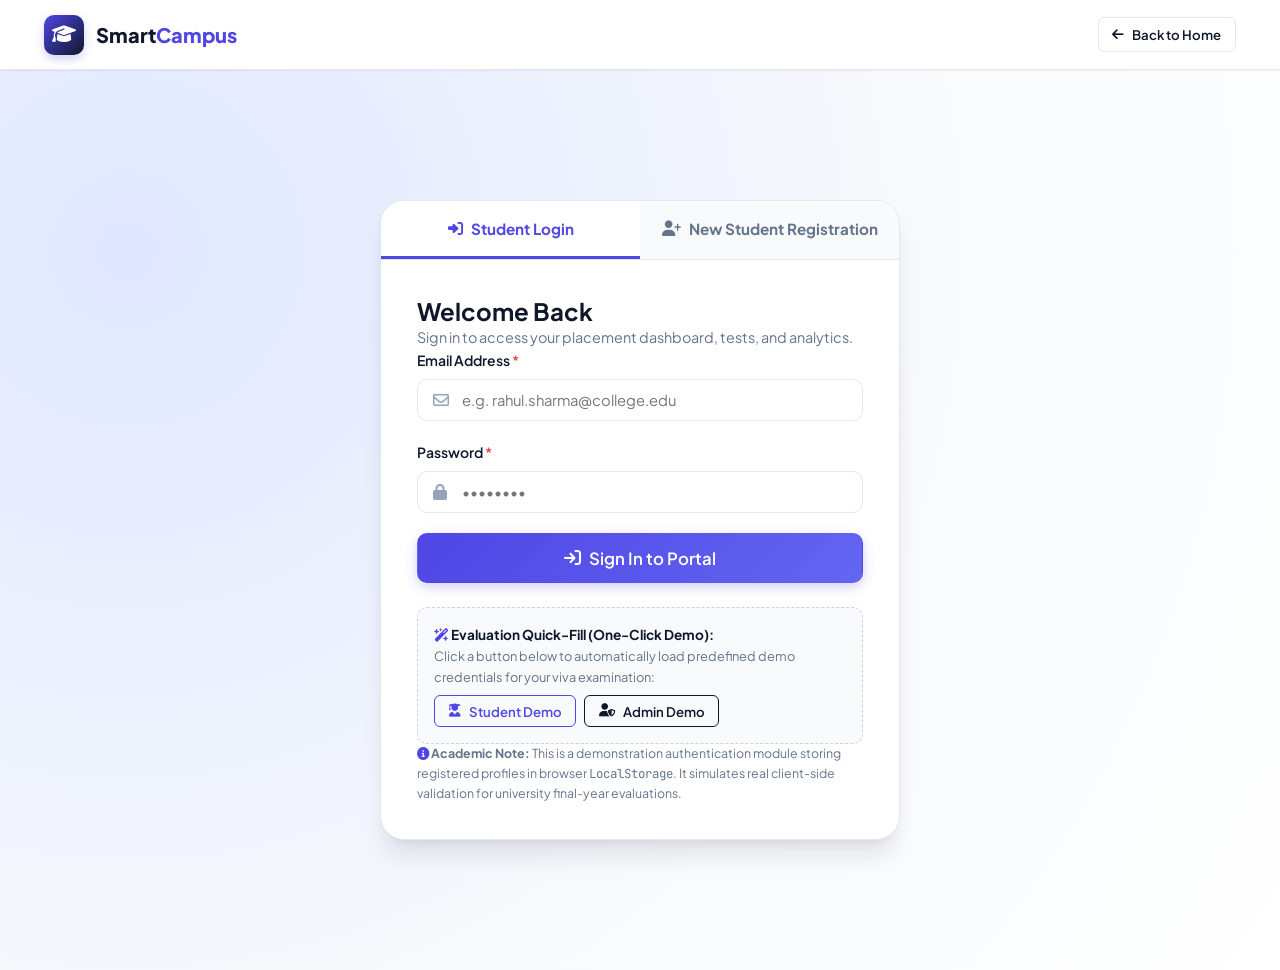
<file: interview.html>
<!DOCTYPE html>
<html lang="en">
<head>
  <meta charset="UTF-8">
  <meta name="viewport" content="width=device-width, initial-scale=1.0">
  <title>Interview Preparation Hub | Smart Campus Placement Portal</title>
  <link rel="stylesheet" href="https://cdnjs.cloudflare.com/ajax/libs/font-awesome/6.5.1/css/all.min.css">
  <link rel="stylesheet" href="css/style.css">
</head>
<body>

  <div class="app-layout">
    
    <!-- Sidebar Navigation -->
    <aside class="app-sidebar" id="app-sidebar">
      <div class="sidebar-header">
        <div class="sidebar-brand">
          <i class="fa-solid fa-graduation-cap"></i>
          <span>SmartCampus</span>
        </div>
        <button class="sidebar-close-btn" id="sidebar-close-btn">
          <i class="fa-solid fa-xmark"></i>
        </button>
      </div>

      <div class="sidebar-menu">
        <div class="menu-category-title">Main Portal</div>
        <div class="menu-item">
          <a href="dashboard.html" class="menu-link">
            <i class="fa-solid fa-chart-line"></i>
            <span>Dashboard</span>
          </a>
        </div>
        <div class="menu-item">
          <a href="practice.html" class="menu-link">
            <i class="fa-solid fa-book-open-reader"></i>
            <span>Practice Arena</span>
          </a>
        </div>
        <div class="menu-item">
          <a href="mock-test.html" class="menu-link">
            <i class="fa-solid fa-stopwatch-20"></i>
            <span>Mock Test Engine</span>
          </a>
        </div>
        <div class="menu-item">
          <a href="result.html" class="menu-link">
            <i class="fa-solid fa-square-poll-vertical"></i>
            <span>Results & Analytics</span>
          </a>
        </div>

        <div class="menu-category-title">Preparation Resources</div>
        <div class="menu-item">
          <a href="interview.html" class="menu-link active">
            <i class="fa-solid fa-comments"></i>
            <span>Interview Prep Hub</span>
          </a>
        </div>
        <div class="menu-item">
          <a href="practice.html?cat=programming" class="menu-link">
            <i class="fa-solid fa-code"></i>
            <span>Technical Coding</span>
          </a>
        </div>

        <div class="menu-category-title">System</div>
        <div class="menu-item">
          <a href="admin.html" class="menu-link">
            <i class="fa-solid fa-user-shield"></i>
            <span>Admin Portal</span>
          </a>
        </div>
        <div class="menu-item">
          <a href="index.html" class="menu-link">
            <i class="fa-solid fa-house"></i>
            <span>Public Home</span>
          </a>
        </div>
      </div>

      <div class="sidebar-footer">
        <div class="user-snippet">
          <div class="user-avatar session-user-avatar">ST</div>
          <div class="user-info">
            <div class="user-name session-user-name">Student Account</div>
            <div class="user-role session-user-role">BCA Placement Candidate</div>
          </div>
          <button class="btn-logout btn-logout-trigger" title="Log Out">
            <i class="fa-solid fa-right-from-bracket"></i>
          </button>
        </div>
      </div>
    </aside>

    <!-- Main Content App Canvas -->
    <main class="app-main">
      
      <!-- Topbar Header -->
      <header class="app-topbar">
        <div class="topbar-left">
          <button class="sidebar-toggle-btn" id="sidebar-toggle-btn">
            <i class="fa-solid fa-bars"></i>
          </button>
          <div class="topbar-page-title">
            <h2>Campus Interview Preparation Hub</h2>
            <p>Master HR Questions, Technical Interviews, STAR Project Delivery & GD Topics</p>
          </div>
        </div>

        <div class="topbar-right">
          <a href="practice.html?cat=programming" class="btn btn-outline-primary btn-sm">
            <i class="fa-solid fa-code"></i> Technical Coding Practice
          </a>
        </div>
      </header>

      <!-- Interview Hub Content -->
      <div class="app-content">

        <!-- Navigation Tabs -->
        <div class="interview-nav-tabs">
          <button type="button" class="interview-tab-btn active" data-target="tab-hr">
            <i class="fa-solid fa-user-tie"></i> HR Interview Round
          </button>
          <button type="button" class="interview-tab-btn" data-target="tab-technical">
            <i class="fa-solid fa-laptop-code"></i> Technical Interview
          </button>
          <button type="button" class="interview-tab-btn" data-target="tab-star">
            <i class="fa-solid fa-star"></i> STAR Project Framework
          </button>
          <button type="button" class="interview-tab-btn" data-target="tab-gd">
            <i class="fa-solid fa-users"></i> Group Discussion (GD) Topics
          </button>
          <button type="button" class="interview-tab-btn" data-target="tab-tips">
            <i class="fa-solid fa-clipboard-check"></i> Placement Checklist
          </button>
        </div>

        <!-- Search Bar -->
        <div class="mb-4" style="max-width: 480px;">
          <div class="input-with-icon">
            <i class="fa-solid fa-magnifying-glass"></i>
            <input type="text" id="interview-search-input" class="form-control" placeholder="Search interview topics or questions...">
          </div>
        </div>

        <!-- ================= TAB 1: HR ROUND ================= -->
        <div class="interview-pane" id="tab-hr" style="display: block;">
          
          <!-- Q1: Tell me about yourself -->
          <div class="accordion-item open">
            <div class="accordion-header">
              <h4>1. "Tell me about yourself." (The 90-Second Winning Elevator Pitch)</h4>
              <i class="fa-solid fa-chevron-down accordion-icon"></i>
            </div>
            <div class="accordion-body">
              <div class="badge badge-purple mb-2">Ideal Response Formula: Present &rarr; Past &rarr; Future</div>
              <p><strong>Recommended Answer Structure for BCA Students:</strong></p>
              <blockquote class="p-3 my-2 rounded" style="background:#ffffff;border-left:4px solid var(--primary-purple);font-style:italic;">
                "Good morning/afternoon, Sir/Ma'am. Thank you for this opportunity. My name is [Your Name], and I am currently in the final year of my Bachelor of Computer Applications at [College Name]. During my academic journey, I discovered a strong passion for web development and software engineering. I have hands-on experience with HTML5, CSS3, JavaScript, Java, and relational databases. For my final-year project, I built a 'Smart Campus Placement Preparation Portal', which includes real-time mock evaluation and LocalStorage state management. Beyond academics, I enjoy algorithmic problem solving and active participation in coding hackathons. I am eager to begin my career as an Associate Software Engineer at [Company Name], where I can contribute my programming abilities while learning from industry veterans."
              </blockquote>
              <p class="text-muted mt-2 mb-0"><strong>Key Tip:</strong> Keep it strictly under 90 seconds. Focus 70% on technical skills, projects, and career enthusiasm rather than reciting your entire family background.</p>
            </div>
          </div>

          <!-- Q2: Strengths & Weaknesses -->
          <div class="accordion-item">
            <div class="accordion-header">
              <h4>2. "What are your greatest strengths and genuine weaknesses?"</h4>
              <i class="fa-solid fa-chevron-down accordion-icon"></i>
            </div>
            <div class="accordion-body">
              <p><strong>Strength Example:</strong> "My greatest strength is structured problem solving and rapid adaptability. When learning JavaScript asynchronous patterns, I built small sandbox projects to thoroughly understand closures and promises before implementing them in my main project."</p>
              <p><strong>Weakness Example:</strong> "Earlier, I used to hesitate asking for clarification when given ambiguous requirements, which sometimes led to rework. Now, I make it a practice to summarize task expectations in a quick checklist and confirm with mentors upfront before coding."</p>
            </div>
          </div>

          <!-- Q3: Why should we hire you? -->
          <div class="accordion-item">
            <div class="accordion-header">
              <h4>3. "Why should we hire you over other qualified candidates?"</h4>
              <i class="fa-solid fa-chevron-down accordion-icon"></i>
            </div>
            <div class="accordion-body">
              <p>Focus on your core computer science fundamentals, passion for continuous learning, and practical project track record.</p>
              <p class="mb-0"><em>"While many candidates share a similar syllabus, I bring demonstrated end-to-end project building experience from conceptualizing user flows to debugging responsive frontends and evaluating performance. I have a strong foundation in OOP and clean code principles, and I am highly coachable with a strong drive to deliver reliable software."</em></p>
            </div>
          </div>

          <!-- Q4: Where do you see yourself in 5 years? -->
          <div class="accordion-item">
            <div class="accordion-header">
              <h4>4. "Where do you see yourself in five years?"</h4>
              <i class="fa-solid fa-chevron-down accordion-icon"></i>
            </div>
            <div class="accordion-body">
              <p class="mb-0"><em>"In 5 years, I envision myself as a seasoned Senior Software Engineer or Technical Lead within the organization. In the first two years, my focus will be mastering production systems, clean code architectures, and cloud services. Over time, I aspire to take ownership of module design, mentor newer graduates, and contribute directly to high-impact technical deliveries."</em></p>
            </div>
          </div>

          <!-- Q5: Handling stress and tight deadlines -->
          <div class="accordion-item">
            <div class="accordion-header">
              <h4>5. "How do you handle high pressure or tight project deadlines?"</h4>
              <i class="fa-solid fa-chevron-down accordion-icon"></i>
            </div>
            <div class="accordion-body">
              <p class="mb-0"><em>"I handle pressure by breaking complex tasks down into prioritized milestones. During our semester project submission, we faced a major responsive design bug two days before the demo. Rather than panicking, I systematically isolated CSS flexbox conflicts using Chrome DevTools and established a focused testing checklist to complete the delivery on schedule."</em></p>
            </div>
          </div>

        </div>

        <!-- ================= TAB 2: TECHNICAL ROUND ================= -->
        <div class="interview-pane" id="tab-technical" style="display: none;">
          
          <!-- Java OOPs -->
          <div class="accordion-item open">
            <div class="accordion-header">
              <h4>Java: What are the Four Pillars of Object-Oriented Programming (OOP)?</h4>
              <i class="fa-solid fa-chevron-down accordion-icon"></i>
            </div>
            <div class="accordion-body">
              <ul>
                <li class="mb-2"><strong>1. Encapsulation:</strong> Binding data (variables) and code (methods) together into a single unit (class) and protecting internal state using private access modifiers with public getters/setters.</li>
                <li class="mb-2"><strong>2. Abstraction:</strong> Hiding internal implementation complexities and showing only essential features to the user using Abstract Classes and Interfaces.</li>
                <li class="mb-2"><strong>3. Inheritance:</strong> Mechanism where a child class acquires properties and behaviors of a parent class (using <code>extends</code>), promoting code reusability.</li>
                <li class="mb-0"><strong>4. Polymorphism:</strong> Ability of an entity to take many forms. Categorized into Compile-Time (Method Overloading) and Runtime (Method Overriding with dynamic method dispatch).</li>
              </ul>
            </div>
          </div>

          <!-- Java Strings & Memory -->
          <div class="accordion-item">
            <div class="accordion-header">
              <h4>Java: Difference between String, StringBuilder, and StringBuffer</h4>
              <i class="fa-solid fa-chevron-down accordion-icon"></i>
            </div>
            <div class="accordion-body">
              <table class="table table-bordered" style="font-size:0.875rem;">
                <thead>
                  <tr>
                    <th>Feature</th>
                    <th>String</th>
                    <th>StringBuilder</th>
                    <th>StringBuffer</th>
                  </tr>
                </thead>
                <tbody>
                  <tr>
                    <td><strong>Immutability</strong></td>
                    <td>Immutable (Stored in String Pool)</td>
                    <td>Mutable</td>
                    <td>Mutable</td>
                  </tr>
                  <tr>
                    <td><strong>Thread Safety</strong></td>
                    <td>Inherently Thread Safe</td>
                    <td>Not Thread Safe (Fastest)</td>
                    <td>Thread Safe (Synchronized methods)</td>
                  </tr>
                  <tr>
                    <td><strong>Performance</strong></td>
                    <td>Slow for repetitive concatenation</td>
                    <td>High performance (single-thread)</td>
                    <td>Moderate (overhead of locks)</td>
                  </tr>
                </tbody>
              </table>
            </div>
          </div>

          <!-- C Pointers & Memory -->
          <div class="accordion-item">
            <div class="accordion-header">
              <h4>C Programming: What is a Pointer? Explain dangling pointer & memory leaks.</h4>
              <i class="fa-solid fa-chevron-down accordion-icon"></i>
            </div>
            <div class="accordion-body">
              <p>A <strong>pointer</strong> is a variable that stores the memory address of another variable.</p>
              <ul>
                <li class="mb-1"><strong>Dangling Pointer:</strong> Occurs when a pointer continues pointing to a memory location that has already been deallocated using <code>free(ptr)</code>. Fix: Set <code>ptr = NULL;</code> immediately after freeing.</li>
                <li class="mb-1"><strong>Memory Leak:</strong> Occurs when dynamic memory is allocated on the heap (using <code>malloc()</code> or <code>calloc()</code>) but never deallocated before the pointer reference is lost.</li>
                <li class="mb-0"><strong>Wild Pointer:</strong> An uninitialized pointer that holds an arbitrary garbage address.</li>
              </ul>
            </div>
          </div>

          <!-- Web & JavaScript -->
          <div class="accordion-item">
            <div class="accordion-header">
              <h4>Web Tech: How does HTML5 LocalStorage differ from Cookies and SessionStorage?</h4>
              <i class="fa-solid fa-chevron-down accordion-icon"></i>
            </div>
            <div class="accordion-body">
              <ul>
                <li class="mb-2"><strong>LocalStorage:</strong> Stores 5MB - 10MB of key-value data on the client side with no expiration date. Data persists across browser restarts and tabs. Never sent automatically over HTTP requests.</li>
                <li class="mb-2"><strong>SessionStorage:</strong> Identical API to LocalStorage, but data is purged as soon as the specific browser tab or window is closed.</li>
                <li class="mb-0"><strong>Cookies:</strong> Stores small strings (typically ~4KB), sent with every HTTP request to the server, ideal for session tokens with configurable expiration timestamps.</li>
              </ul>
            </div>
          </div>

          <!-- DBMS Normalization -->
          <div class="accordion-item">
            <div class="accordion-header">
              <h4>DBMS: What is Normalization? Explain 1NF, 2NF, 3NF, and BCNF.</h4>
              <i class="fa-solid fa-chevron-down accordion-icon"></i>
            </div>
            <div class="accordion-body">
              <p><strong>Normalization</strong> is the systematic process of organizing database relations to reduce data redundancy and eliminate update, insertion, and deletion anomalies.</p>
              <ul>
                <li><strong>1NF:</strong> All column values must be atomic (no repeating groups or multi-valued attributes).</li>
                <li><strong>2NF:</strong> Must be in 1NF and have NO partial dependencies (all non-key attributes fully functionally dependent on the primary key).</li>
                <li><strong>3NF:</strong> Must be in 2NF and have NO transitive dependencies (non-key attributes must not depend on other non-key attributes).</li>
                <li><strong>BCNF (Boyce-Codd NF):</strong> Stricter version of 3NF where for every functional dependency X &rarr; Y, X must be a super key.</li>
              </ul>
            </div>
          </div>

        </div>

        <!-- ================= TAB 3: STAR METHOD PROJECT EXPLANATION ================= -->
        <div class="interview-pane" id="tab-star" style="display: none;">
          
          <div class="card p-4 mb-4">
            <h4 class="fw-bold text-navy mb-2"><i class="fa-solid fa-star text-warning"></i> The STAR Project Explanation Framework</h4>
            <p class="text-muted" style="font-size:0.925rem;">
              Campus interviewers always ask: <em>"Explain your final year project."</em> Never explain it as just a list of HTML tags! Use the industry-standard <strong>STAR (Situation, Task, Action, Result)</strong> methodology:
            </p>

            <div class="star-framework-grid">
              <div class="star-card">
                <span class="star-letter">S</span>
                <h5 class="fw-bold text-navy">Situation</h5>
                <p class="text-muted" style="font-size:0.85rem;">What was the problem or challenge faced by college students preparing for campus hiring?</p>
              </div>

              <div class="star-card">
                <span class="star-letter">T</span>
                <h5 class="fw-bold text-navy">Task</h5>
                <p class="text-muted" style="font-size:0.85rem;">What specific software solution did you set out to build as your BCA Summer Project?</p>
              </div>

              <div class="star-card">
                <span class="star-letter">A</span>
                <h5 class="fw-bold text-navy">Action</h5>
                <p class="text-muted" style="font-size:0.85rem;">What technical steps did you take? (HTML5, CSS3, DOM manipulation, LocalStorage, Timer engines).</p>
              </div>

              <div class="star-card">
                <span class="star-letter">R</span>
                <h5 class="fw-bold text-navy">Result</h5>
                <p class="text-muted" style="font-size:0.85rem;">What was the outcome? Accuracy metrics, zero-dependency deployment, and usability feedback.</p>
              </div>
            </div>

            <!-- Concrete Sample Script -->
            <div class="p-3 rounded" style="background:#f8fafc; border:1.5px solid var(--border-color);">
              <h5 class="fw-bold text-navy mb-2"><i class="fa-solid fa-microphone text-primary"></i> Exact Script You Can Speak in the Interview:</h5>
              <p style="font-size:0.9rem; line-height:1.7;" class="text-navy">
                <strong>[Situation]:</strong> "In our college, many computer applications students struggle with competitive placement exams because resources for quantitative aptitude, logical reasoning, and technical coding are fragmented across multiple websites without real-time test timing."<br><br>
                <strong>[Task]:</strong> "To address this, my final-year project goal was to build the <em>Smart Campus Placement Preparation Portal</em>—a unified web application providing modular practice, timed mock simulations with automatic grading, and comprehensive interview roadmaps."<br><br>
                <strong>[Action]:</strong> "I designed a responsive UI using semantic HTML5 and modern CSS3 with a navy and purple aesthetic. In JavaScript, I developed an exam engine featuring a 10-minute countdown timer with auto-submit, a color-coded question palette tracking answered/flagged questions, and a centralized LocalStorage repository that manages student credentials and question banks without relying on expensive backend hosting."<br><br>
                <strong>[Result]:</strong> "The portal calculates candidate accuracy rates, subject-wise proficiency bars, and step-by-step mathematical explanations. During pilot testing with 25 classmates, users completed over 60 mock assessments with zero client-side crashes and noted significant confidence improvement in time management."
              </p>
            </div>
          </div>

        </div>

        <!-- ================= TAB 4: GROUP DISCUSSION (GD) ================= -->
        <div class="interview-pane" id="tab-gd" style="display: none;">
          
          <!-- GD Topic 1 -->
          <div class="card p-4 mb-3">
            <div class="d-flex align-items-center justify-content-between mb-2">
              <h4 class="fw-bold text-navy">1. Artificial Intelligence: Threat to IT Jobs or Creator of Opportunities?</h4>
              <span class="badge badge-purple">High Frequency</span>
            </div>
            <div class="row" style="display:grid;grid-template-columns:1fr 1fr;gap:1.5rem;margin-top:1rem;">
              <div class="p-3 rounded" style="background:#ecfdf5;border:1px solid #a7f3d0;">
                <strong class="text-success d-block mb-1"><i class="fa-solid fa-thumbs-up"></i> In Favor (Creator of Jobs):</strong>
                <ul style="font-size:0.875rem;padding-left:1.2rem;line-height:1.6;">
                  <li>Automates repetitive boilerplate coding, freeing developers to focus on higher-level architectural design.</li>
                  <li>Generates brand new high-demand domains: Prompt Engineering, AI Governance, Data Engineering, and MLOps.</li>
                  <li>Historical precedent: The advent of personal computers and the internet created vastly more industries than they displaced.</li>
                </ul>
              </div>
              <div class="p-3 rounded" style="background:#fef2f2;border:1px solid #fecaca;">
                <strong class="text-danger d-block mb-1"><i class="fa-solid fa-thumbs-down"></i> Counter Points (Threats/Risks):</strong>
                <ul style="font-size:0.875rem;padding-left:1.2rem;line-height:1.6;">
                  <li>Entry-level manual QA and repetitive coding roles are experiencing reduced hiring demand.</li>
                  <li>Creates severe digital divides for candidates who lack prompt access to modern computing tools.</li>
                  <li>Ethical and privacy concerns regarding proprietary data consumption by LLM platforms.</li>
                </ul>
              </div>
            </div>
            <small class="text-muted d-block mt-2"><strong>Balanced Conclusion:</strong> AI will not replace developers; but developers who leverage AI will replace those who do not.</small>
          </div>

          <!-- GD Topic 2 -->
          <div class="card p-4 mb-3">
            <div class="d-flex align-items-center justify-content-between mb-2">
              <h4 class="fw-bold text-navy">2. Work from Home (Remote) vs. Return to Office</h4>
              <span class="badge badge-navy">Corporate Culture</span>
            </div>
            <div class="row" style="display:grid;grid-template-columns:1fr 1fr;gap:1.5rem;margin-top:1rem;">
              <div class="p-3 rounded" style="background:#ecfdf5;border:1px solid #a7f3d0;">
                <strong class="text-success d-block mb-1"><i class="fa-solid fa-house-laptop"></i> Remote Work Merits:</strong>
                <ul style="font-size:0.875rem;padding-left:1.2rem;line-height:1.6;">
                  <li>Eliminates grueling 2-hour daily commutes, reducing stress and urban carbon footprint.</li>
                  <li>Democratizes opportunities for talent residing in tier-2 and tier-3 towns.</li>
                  <li>Enables continuous focus and flexible time management for developers.</li>
                </ul>
              </div>
              <div class="p-3 rounded" style="background:#fef2f2;border:1px solid #fecaca;">
                <strong class="text-danger d-block mb-1"><i class="fa-solid fa-building"></i> Office Work Merits:</strong>
                <ul style="font-size:0.875rem;padding-left:1.2rem;line-height:1.6;">
                  <li>Unmatched spontaneous brainstorming, team bonding, and peer learning for fresh college graduates.</li>
                  <li>Clear boundary separation between professional commitments and family life.</li>
                  <li>Streamlined compliance with sensitive data protection and enterprise network policies.</li>
                </ul>
              </div>
            </div>
            <small class="text-muted d-block mt-2"><strong>Balanced Conclusion:</strong> A structured <em>Hybrid model</em> (2-3 days in office for collaboration and remaining days remote) offers optimal productivity.</small>
          </div>

        </div>

        <!-- ================= TAB 5: PLACEMENT DAY CHECKLIST ================= -->
        <div class="interview-pane" id="tab-tips" style="display: none;">
          
          <div class="card p-4 mb-4">
            <div class="d-flex align-items-center justify-content-between mb-3">
              <div>
                <h4 class="fw-bold text-navy mb-1"><i class="fa-solid fa-clipboard-check text-success"></i> Placement Day Readiness Checklist</h4>
                <p class="text-muted mb-0" style="font-size:0.9rem;">Mark items as you complete them. Your selections are automatically saved in LocalStorage.</p>
              </div>
              <span class="badge badge-success" id="checklist-completed-count" style="font-size:0.85rem;">0 / 8 Tasks Ready</span>
            </div>

            <div class="list-group">
              <label class="d-flex align-items-center gap-3 p-3 border rounded mb-2" style="cursor:pointer;background:#ffffff;">
                <input type="checkbox" class="interview-chk" style="width:20px;height:20px;">
                <div>
                  <strong class="text-navy">1. Hard Copies of Updated Resume</strong>
                  <div class="text-muted" style="font-size:0.8rem;">Keep at least 3 clean printouts on crisp bond paper. Verify links to GitHub repository.</div>
                </div>
              </label>

              <label class="d-flex align-items-center gap-3 p-3 border rounded mb-2" style="cursor:pointer;background:#ffffff;">
                <input type="checkbox" class="interview-chk" style="width:20px;height:20px;">
                <div>
                  <strong class="text-navy">2. College Identity Card & Government ID</strong>
                  <div class="text-muted" style="font-size:0.8rem;">Mandatory for security gate pass and recruitment biometric verification.</div>
                </div>
              </label>

              <label class="d-flex align-items-center gap-3 p-3 border rounded mb-2" style="cursor:pointer;background:#ffffff;">
                <input type="checkbox" class="interview-chk" style="width:20px;height:20px;">
                <div>
                  <strong class="text-navy">3. Formal Placement Dress Code</strong>
                  <div class="text-muted" style="font-size:0.8rem;">Ironed formal shirt, trousers, polished black/brown leather shoes, and formal blazer (if college prescribed).</div>
                </div>
              </label>

              <label class="d-flex align-items-center gap-3 p-3 border rounded mb-2" style="cursor:pointer;background:#ffffff;">
                <input type="checkbox" class="interview-chk" style="width:20px;height:20px;">
                <div>
                  <strong class="text-navy">4. 90-Second "Tell Me About Yourself" Rehearsed</strong>
                  <div class="text-muted" style="font-size:0.8rem;">Practiced in front of a mirror or peer with steady eye contact and natural smile.</div>
                </div>
              </label>

              <label class="d-flex align-items-center gap-3 p-3 border rounded mb-2" style="cursor:pointer;background:#ffffff;">
                <input type="checkbox" class="interview-chk" style="width:20px;height:20px;">
                <div>
                  <strong class="text-navy">5. BCA Final Year Project Deep-Dive Prepared</strong>
                  <div class="text-muted" style="font-size:0.8rem;">Prepared to explain architecture, DFD, LocalStorage data structure, and technical hurdles using STAR method.</div>
                </div>
              </label>

              <label class="d-flex align-items-center gap-3 p-3 border rounded mb-2" style="cursor:pointer;background:#ffffff;">
                <input type="checkbox" class="interview-chk" style="width:20px;height:20px;">
                <div>
                  <strong class="text-navy">6. Core CS Fundamentals Quick Revision</strong>
                  <div class="text-muted" style="font-size:0.8rem;">Reviewed OOPs principles, Java memory model, C pointers, and basic SQL queries (joins & group by).</div>
                </div>
              </label>

              <label class="d-flex align-items-center gap-3 p-3 border rounded mb-2" style="cursor:pointer;background:#ffffff;">
                <input type="checkbox" class="interview-chk" style="width:20px;height:20px;">
                <div>
                  <strong class="text-navy">7. Research the Recruiting Company</strong>
                  <div class="text-muted" style="font-size:0.8rem;">Know company founder/CEO, core business vertical, recent news, and why you wish to join them.</div>
                </div>
              </label>

              <label class="d-flex align-items-center gap-3 p-3 border rounded mb-2" style="cursor:pointer;background:#ffffff;">
                <input type="checkbox" class="interview-chk" style="width:20px;height:20px;">
                <div>
                  <strong class="text-navy">8. Thoughtful Reverse Questions for the Interviewer</strong>
                  <div class="text-muted" style="font-size:0.8rem;">Prepare 2 questions: e.g. "What tech stack does your team primarily use for incoming freshers?"</div>
                </div>
              </label>
            </div>
          </div>

        </div>

      </div>
    </main>

  </div>

  <!-- Scripts -->
  <script src="js/db.js"></script>
  <script src="js/auth.js"></script>
  <script src="js/interview.js"></script>
  <script>
    // Responsive Sidebar Toggle
    const toggleBtn = document.getElementById('sidebar-toggle-btn');
    const closeBtn = document.getElementById('sidebar-close-btn');
    const sidebar = document.getElementById('app-sidebar');
    if (toggleBtn && sidebar) {
      toggleBtn.addEventListener('click', () => sidebar.classList.add('show'));
    }
    if (closeBtn && sidebar) {
      closeBtn.addEventListener('click', () => sidebar.classList.remove('show'));
    }
  </script>
</body>
</html>
</file>
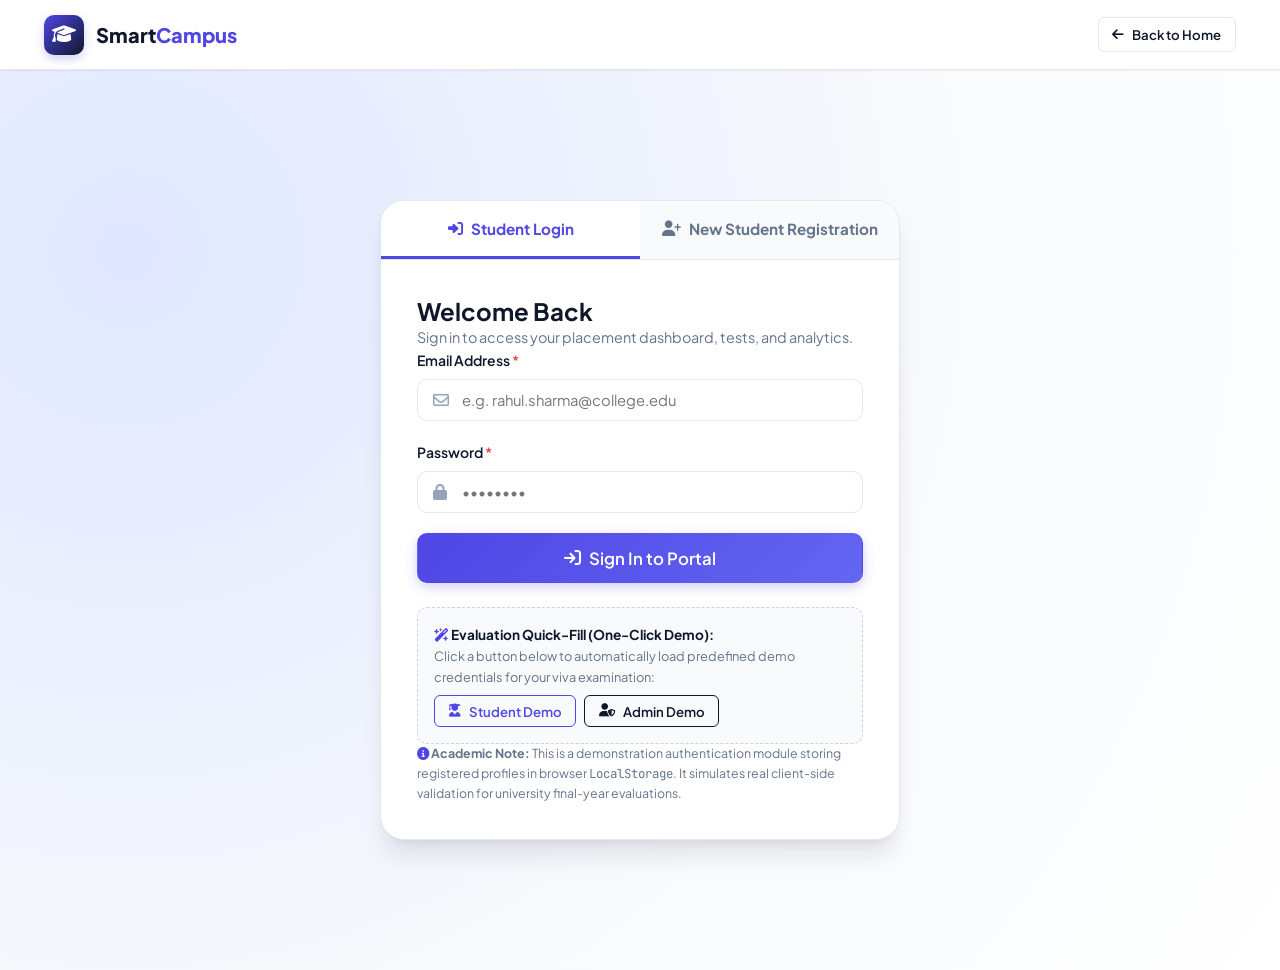
<file: mock-test.html>
<!DOCTYPE html>
<html lang="en">
<head>
  <meta charset="UTF-8">
  <meta name="viewport" content="width=device-width, initial-scale=1.0">
  <title>Mock Test Simulator | Smart Campus Placement Preparation Portal</title>
  <link rel="stylesheet" href="https://cdnjs.cloudflare.com/ajax/libs/font-awesome/6.5.1/css/all.min.css">
  <link rel="stylesheet" href="css/style.css">
</head>
<body>

  <div class="app-layout">
    
    <!-- Sidebar Navigation -->
    <aside class="app-sidebar" id="app-sidebar">
      <div class="sidebar-header">
        <div class="sidebar-brand">
          <i class="fa-solid fa-graduation-cap"></i>
          <span>SmartCampus</span>
        </div>
        <button class="sidebar-close-btn" id="sidebar-close-btn">
          <i class="fa-solid fa-xmark"></i>
        </button>
      </div>

      <div class="sidebar-menu">
        <div class="menu-category-title">Main Portal</div>
        <div class="menu-item">
          <a href="dashboard.html" class="menu-link">
            <i class="fa-solid fa-chart-line"></i>
            <span>Dashboard</span>
          </a>
        </div>
        <div class="menu-item">
          <a href="practice.html" class="menu-link">
            <i class="fa-solid fa-book-open-reader"></i>
            <span>Practice Arena</span>
          </a>
        </div>
        <div class="menu-item">
          <a href="mock-test.html" class="menu-link active">
            <i class="fa-solid fa-stopwatch-20"></i>
            <span>Mock Test Engine</span>
          </a>
        </div>
        <div class="menu-item">
          <a href="result.html" class="menu-link">
            <i class="fa-solid fa-square-poll-vertical"></i>
            <span>Results & Analytics</span>
          </a>
        </div>

        <div class="menu-category-title">Preparation Resources</div>
        <div class="menu-item">
          <a href="interview.html" class="menu-link">
            <i class="fa-solid fa-comments"></i>
            <span>Interview Prep Hub</span>
          </a>
        </div>
        <div class="menu-item">
          <a href="practice.html?cat=programming" class="menu-link">
            <i class="fa-solid fa-code"></i>
            <span>Technical Coding</span>
          </a>
        </div>

        <div class="menu-category-title">System</div>
        <div class="menu-item">
          <a href="admin.html" class="menu-link">
            <i class="fa-solid fa-user-shield"></i>
            <span>Admin Portal</span>
          </a>
        </div>
        <div class="menu-item">
          <a href="index.html" class="menu-link">
            <i class="fa-solid fa-house"></i>
            <span>Public Home</span>
          </a>
        </div>
      </div>

      <div class="sidebar-footer">
        <div class="user-snippet">
          <div class="user-avatar session-user-avatar">ST</div>
          <div class="user-info">
            <div class="user-name session-user-name">Student Account</div>
            <div class="user-role session-user-role">BCA Placement Candidate</div>
          </div>
          <button class="btn-logout btn-logout-trigger" title="Log Out">
            <i class="fa-solid fa-right-from-bracket"></i>
          </button>
        </div>
      </div>
    </aside>

    <!-- Main Content App Canvas -->
    <main class="app-main">
      
      <!-- Topbar Header -->
      <header class="app-topbar">
        <div class="topbar-left">
          <button class="sidebar-toggle-btn" id="sidebar-toggle-btn">
            <i class="fa-solid fa-bars"></i>
          </button>
          <div class="topbar-page-title">
            <h2 id="mock-exam-title">Campus Placement Mock Test</h2>
            <p>Timed Recruitment Simulator with Dynamic Evaluation</p>
          </div>
        </div>

        <div class="topbar-right">
          <div class="quiz-timer-badge" id="exam-timer">
            <i class="fa-regular fa-clock"></i> 10:00
          </div>
          <button type="button" class="btn btn-sm btn-danger" id="btn-open-submit-modal">
            <i class="fa-solid fa-paper-plane"></i> Submit Test
          </button>
        </div>
      </header>

      <!-- Mock Test Interface Viewport -->
      <div class="app-content">
        
        <div class="quiz-container">
          
          <!-- Left Column: Question Arena -->
          <div class="quiz-main-card">
            
            <div class="quiz-header">
              <div>
                <span class="badge badge-purple mb-1" id="current-q-category">APTITUDE</span>
                <span class="badge badge-navy" id="current-q-topic">Percentage</span>
              </div>
              <span class="fw-bold text-navy" id="current-q-number" style="font-size:1.05rem;">Question 1 of 10</span>
            </div>

            <!-- Question Statement -->
            <div class="question-text" id="mock-question-text" style="font-size:1.15rem; min-height: 70px;">
              Loading question statement...
            </div>

            <!-- Options Container -->
            <div class="options-list" id="mock-options-container">
              <!-- Dynamically rendered 4 options -->
            </div>

            <!-- Navigation Controls -->
            <div class="quiz-navigation-footer">
              <div class="d-flex gap-2">
                <button type="button" class="btn btn-light" id="btn-prev-q">
                  <i class="fa-solid fa-arrow-left"></i> Previous
                </button>
                <button type="button" class="btn btn-light" id="btn-clear-response" title="Clear current selection">
                  <i class="fa-solid fa-rotate-left"></i> Clear Choice
                </button>
              </div>

              <div class="d-flex gap-2">
                <button type="button" class="btn btn-outline-navy" id="btn-flag-review" title="Flag this question to review later">
                  <i class="fa-regular fa-bookmark"></i> Mark for Review
                </button>
                <button type="button" class="btn btn-primary" id="btn-next-q">
                  Next Question <i class="fa-solid fa-arrow-right"></i>
                </button>
              </div>
            </div>

          </div>

          <!-- Right Column: Question Palette & Instructions -->
          <div class="quiz-palette-card">
            <h4 class="fw-bold text-navy mb-3" style="font-size:1.1rem;">
              <i class="fa-solid fa-grid-2 text-primary"></i> Question Palette
            </h4>

            <!-- Legend Status Indicators -->
            <div class="palette-status-legend">
              <div class="legend-item">
                <div class="legend-indicator" style="background:var(--success);"></div>
                <span>Answered: <strong id="legend-count-answered">0</strong></span>
              </div>
              <div class="legend-item">
                <div class="legend-indicator" style="background:#fca5a5;"></div>
                <span>Unanswered: <strong id="legend-count-unanswered">0</strong></span>
              </div>
              <div class="legend-item">
                <div class="legend-indicator" style="background:var(--warning);"></div>
                <span>Review: <strong id="legend-count-flagged">0</strong></span>
              </div>
              <div class="legend-item">
                <div class="legend-indicator" style="background:#e2e8f0;"></div>
                <span>Not Visited: <strong id="legend-count-notvisited">0</strong></span>
              </div>
            </div>

            <!-- Number Palette Grid (1..10) -->
            <div class="palette-grid" id="question-palette-grid">
              <!-- Rendered dynamically -->
            </div>

            <div class="border-top pt-3 mt-3">
              <button type="button" class="btn btn-danger btn-block" onclick="document.getElementById('btn-open-submit-modal').click();">
                <i class="fa-solid fa-check-double"></i> Finish & Submit Test
              </button>
              <small class="text-muted d-block text-center mt-2">Auto-evaluation will generate your detailed scorecard.</small>
            </div>
          </div>

        </div>

      </div>
    </main>

  </div>

  <!-- Submit Confirmation Modal Overlay -->
  <div class="modal-overlay" id="submit-modal-overlay">
    <div class="modal-dialog">
      <div class="modal-header">
        <h4 class="modal-title text-navy">
          <i class="fa-solid fa-circle-question text-primary"></i> Confirm Test Submission
        </h4>
        <button class="modal-close-btn" id="btn-close-submit-modal">
          <i class="fa-solid fa-xmark"></i>
        </button>
      </div>

      <div class="modal-body">
        <p class="text-muted mb-3">
          Are you sure you want to complete and submit your placement mock test? Once submitted, your answers will be evaluated and recorded in LocalStorage.
        </p>

        <div class="result-breakdown-grid mb-3" style="grid-template-columns: repeat(2, 1fr); gap: 0.75rem;">
          <div class="result-metric-box p-2">
            <h4 id="modal-total-q" class="text-navy">10</h4>
            <span>Total Questions</span>
          </div>
          <div class="result-metric-box p-2">
            <h4 id="modal-answered-q" class="text-success">0</h4>
            <span>Answered</span>
          </div>
          <div class="result-metric-box p-2">
            <h4 id="modal-unanswered-q" class="text-danger">0</h4>
            <span>Unanswered / Skipped</span>
          </div>
          <div class="result-metric-box p-2">
            <h4 id="modal-flagged-q" class="text-warning">0</h4>
            <span>Marked for Review</span>
          </div>
        </div>

        <div class="alert alert-info p-3 rounded" style="background:#f0f9ff;border:1px solid #bae6fd;font-size:0.85rem;color:#0369a1;">
          <i class="fa-solid fa-circle-info"></i> Your timer will stop immediately upon confirming submission.
        </div>
      </div>

      <div class="modal-footer">
        <button type="button" class="btn btn-light" id="btn-cancel-submit">Keep Practising</button>
        <button type="button" class="btn btn-danger" id="btn-confirm-submit">
          <i class="fa-solid fa-check"></i> Submit Examination
        </button>
      </div>
    </div>
  </div>

  <!-- Scripts -->
  <script src="js/db.js"></script>
  <script src="js/auth.js"></script>
  <script src="js/mock-test.js"></script>
  <script>
    // Responsive Sidebar Toggle
    const toggleBtn = document.getElementById('sidebar-toggle-btn');
    const closeBtn = document.getElementById('sidebar-close-btn');
    const sidebar = document.getElementById('app-sidebar');
    if (toggleBtn && sidebar) {
      toggleBtn.addEventListener('click', () => sidebar.classList.add('show'));
    }
    if (closeBtn && sidebar) {
      closeBtn.addEventListener('click', () => sidebar.classList.remove('show'));
    }
  </script>
</body>
</html>
</file>
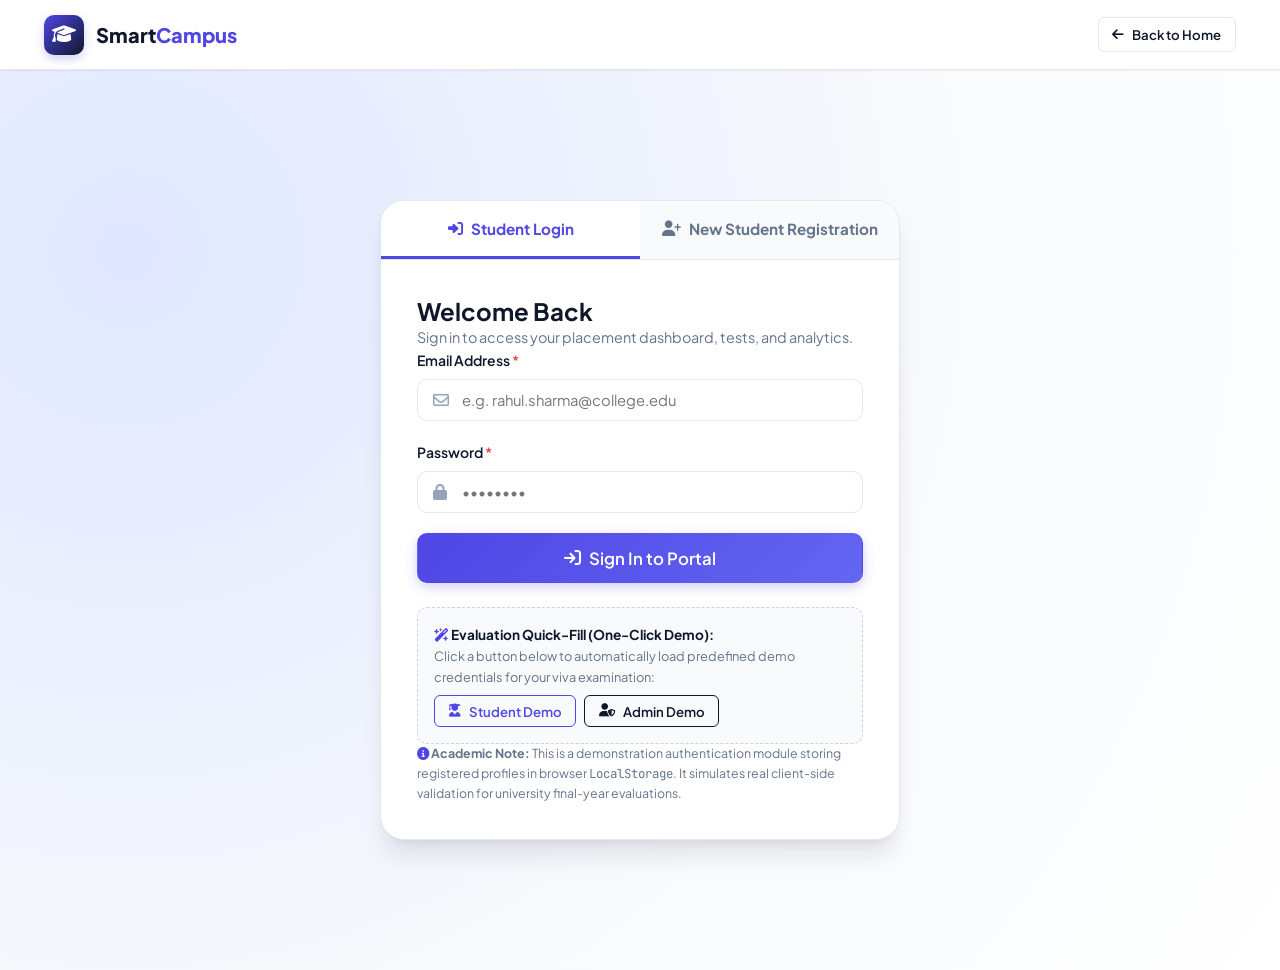
<file: practice.html>
<!DOCTYPE html>
<html lang="en">
<head>
  <meta charset="UTF-8">
  <meta name="viewport" content="width=device-width, initial-scale=1.0">
  <title>Practice Arena | Smart Campus Placement Preparation Portal</title>
  <link rel="stylesheet" href="https://cdnjs.cloudflare.com/ajax/libs/font-awesome/6.5.1/css/all.min.css">
  <link rel="stylesheet" href="css/style.css">
</head>
<body>

  <div class="app-layout">
    
    <!-- Sidebar Navigation -->
    <aside class="app-sidebar" id="app-sidebar">
      <div class="sidebar-header">
        <div class="sidebar-brand">
          <i class="fa-solid fa-graduation-cap"></i>
          <span>SmartCampus</span>
        </div>
        <button class="sidebar-close-btn" id="sidebar-close-btn">
          <i class="fa-solid fa-xmark"></i>
        </button>
      </div>

      <div class="sidebar-menu">
        <div class="menu-category-title">Main Portal</div>
        <div class="menu-item">
          <a href="dashboard.html" class="menu-link">
            <i class="fa-solid fa-chart-line"></i>
            <span>Dashboard</span>
          </a>
        </div>
        <div class="menu-item">
          <a href="practice.html" class="menu-link active">
            <i class="fa-solid fa-book-open-reader"></i>
            <span>Practice Arena</span>
          </a>
        </div>
        <div class="menu-item">
          <a href="mock-test.html" class="menu-link">
            <i class="fa-solid fa-stopwatch-20"></i>
            <span>Mock Test Engine</span>
          </a>
        </div>
        <div class="menu-item">
          <a href="result.html" class="menu-link">
            <i class="fa-solid fa-square-poll-vertical"></i>
            <span>Results & Analytics</span>
          </a>
        </div>

        <div class="menu-category-title">Preparation Resources</div>
        <div class="menu-item">
          <a href="interview.html" class="menu-link">
            <i class="fa-solid fa-comments"></i>
            <span>Interview Prep Hub</span>
          </a>
        </div>
        <div class="menu-item">
          <a href="practice.html?cat=programming" class="menu-link">
            <i class="fa-solid fa-code"></i>
            <span>Technical Coding</span>
          </a>
        </div>

        <div class="menu-category-title">System</div>
        <div class="menu-item">
          <a href="admin.html" class="menu-link">
            <i class="fa-solid fa-user-shield"></i>
            <span>Admin Portal</span>
          </a>
        </div>
        <div class="menu-item">
          <a href="index.html" class="menu-link">
            <i class="fa-solid fa-house"></i>
            <span>Public Home</span>
          </a>
        </div>
      </div>

      <!-- User Info Footer -->
      <div class="sidebar-footer">
        <div class="user-snippet">
          <div class="user-avatar session-user-avatar">ST</div>
          <div class="user-info">
            <div class="user-name session-user-name">Student Account</div>
            <div class="user-role session-user-role">BCA Placement Candidate</div>
          </div>
          <button class="btn-logout btn-logout-trigger" title="Log Out">
            <i class="fa-solid fa-right-from-bracket"></i>
          </button>
        </div>
      </div>
    </aside>

    <!-- Main Content App Canvas -->
    <main class="app-main">
      
      <!-- Topbar Header -->
      <header class="app-topbar">
        <div class="topbar-left">
          <button class="sidebar-toggle-btn" id="sidebar-toggle-btn">
            <i class="fa-solid fa-bars"></i>
          </button>
          <div class="topbar-page-title">
            <h2>Interactive Practice Arena</h2>
            <p>Solve aptitude, reasoning, verbal, and coding questions with instant step-by-step solutions.</p>
          </div>
        </div>

        <div class="topbar-right">
          <a href="mock-test.html" class="btn btn-primary btn-sm">
            <i class="fa-solid fa-stopwatch"></i> Take Timed Mock Test
          </a>
        </div>
      </header>

      <!-- Practice Arena Content -->
      <div class="app-content">

        <!-- Practice Session Metrics Header -->
        <div class="card p-3 mb-4" style="background:#ffffff;">
          <div class="d-flex align-items-center justify-content-between flex-wrap gap-3">
            <div class="d-flex align-items-center gap-3">
              <div class="stat-icon purple" style="width:42px;height:42px;font-size:1.1rem;">
                <i class="fa-solid fa-pen-ruler"></i>
              </div>
              <div>
                <div class="fw-bold text-navy" style="font-size:0.95rem;">Live Practice Session Stats</div>
                <small class="text-muted">Instant evaluation active</small>
              </div>
            </div>

            <div class="d-flex align-items-center gap-4">
              <div>
                <small class="text-muted d-block">Attempted</small>
                <strong class="text-navy" id="stat-practice-attempted" style="font-size:1.15rem;">0</strong>
              </div>
              <div>
                <small class="text-muted d-block">Correct</small>
                <strong class="text-success" id="stat-practice-correct" style="font-size:1.15rem;">0</strong>
              </div>
              <div>
                <small class="text-muted d-block">Accuracy Rate</small>
                <strong class="text-primary" id="stat-practice-accuracy" style="font-size:1.15rem;">0%</strong>
              </div>
            </div>
          </div>
        </div>

        <!-- Category Switching Tabs -->
        <div class="practice-filter-bar mb-3">
          <button type="button" class="filter-pill category-filter-btn active" data-category="all">
            <i class="fa-solid fa-layer-group"></i> All Modules
          </button>
          <button type="button" class="filter-pill category-filter-btn" data-category="aptitude">
            <i class="fa-solid fa-calculator"></i> Quantitative Aptitude
          </button>
          <button type="button" class="filter-pill category-filter-btn" data-category="reasoning">
            <i class="fa-solid fa-brain"></i> Logical Reasoning
          </button>
          <button type="button" class="filter-pill category-filter-btn" data-category="verbal">
            <i class="fa-solid fa-spell-check"></i> Verbal Ability
          </button>
          <button type="button" class="filter-pill category-filter-btn" data-category="programming">
            <i class="fa-solid fa-code"></i> Programming & Logic
          </button>
        </div>

        <!-- Sub-Topic Filter Bar & Search Input -->
        <div class="d-flex align-items-center justify-content-between gap-3 mb-4 flex-wrap">
          <div class="d-flex align-items-center gap-2 flex-wrap" id="topic-pills-container">
            <!-- Dynamically populated topic filter pills -->
          </div>

          <div style="min-width: 260px;">
            <div class="input-with-icon">
              <i class="fa-solid fa-magnifying-glass"></i>
              <input type="text" id="practice-search-input" class="form-control" placeholder="Search questions or topics..." style="padding-top:0.5rem;padding-bottom:0.5rem;">
            </div>
          </div>
        </div>

        <!-- Available count badge -->
        <div class="d-flex align-items-center justify-content-between mb-3">
          <span class="badge badge-purple" id="practice-count-badge">Loading questions...</span>
          <small class="text-muted"><i class="fa-regular fa-hand-pointer"></i> Click any option to test yourself</small>
        </div>

        <!-- Empty state -->
        <div id="practice-empty-state" class="card text-center p-5" style="display:none;">
          <i class="fa-solid fa-magnifying-glass text-muted mb-3" style="font-size:2.5rem;"></i>
          <h4 class="fw-bold text-navy">No Questions Found</h4>
          <p class="text-muted">No questions matched your filter query. Try selecting "All Modules" or resetting search.</p>
        </div>

        <!-- Questions List Container -->
        <div id="practice-questions-list">
          <!-- Rendered dynamically by js/practice.js -->
        </div>

      </div>
    </main>

  </div>

  <!-- Scripts -->
  <script src="js/db.js"></script>
  <script src="js/auth.js"></script>
  <script src="js/practice.js"></script>
  <script>
    // Responsive Sidebar Toggle
    const toggleBtn = document.getElementById('sidebar-toggle-btn');
    const closeBtn = document.getElementById('sidebar-close-btn');
    const sidebar = document.getElementById('app-sidebar');
    if (toggleBtn && sidebar) {
      toggleBtn.addEventListener('click', () => sidebar.classList.add('show'));
    }
    if (closeBtn && sidebar) {
      closeBtn.addEventListener('click', () => sidebar.classList.remove('show'));
    }
  </script>
</body>
</html>
</file>
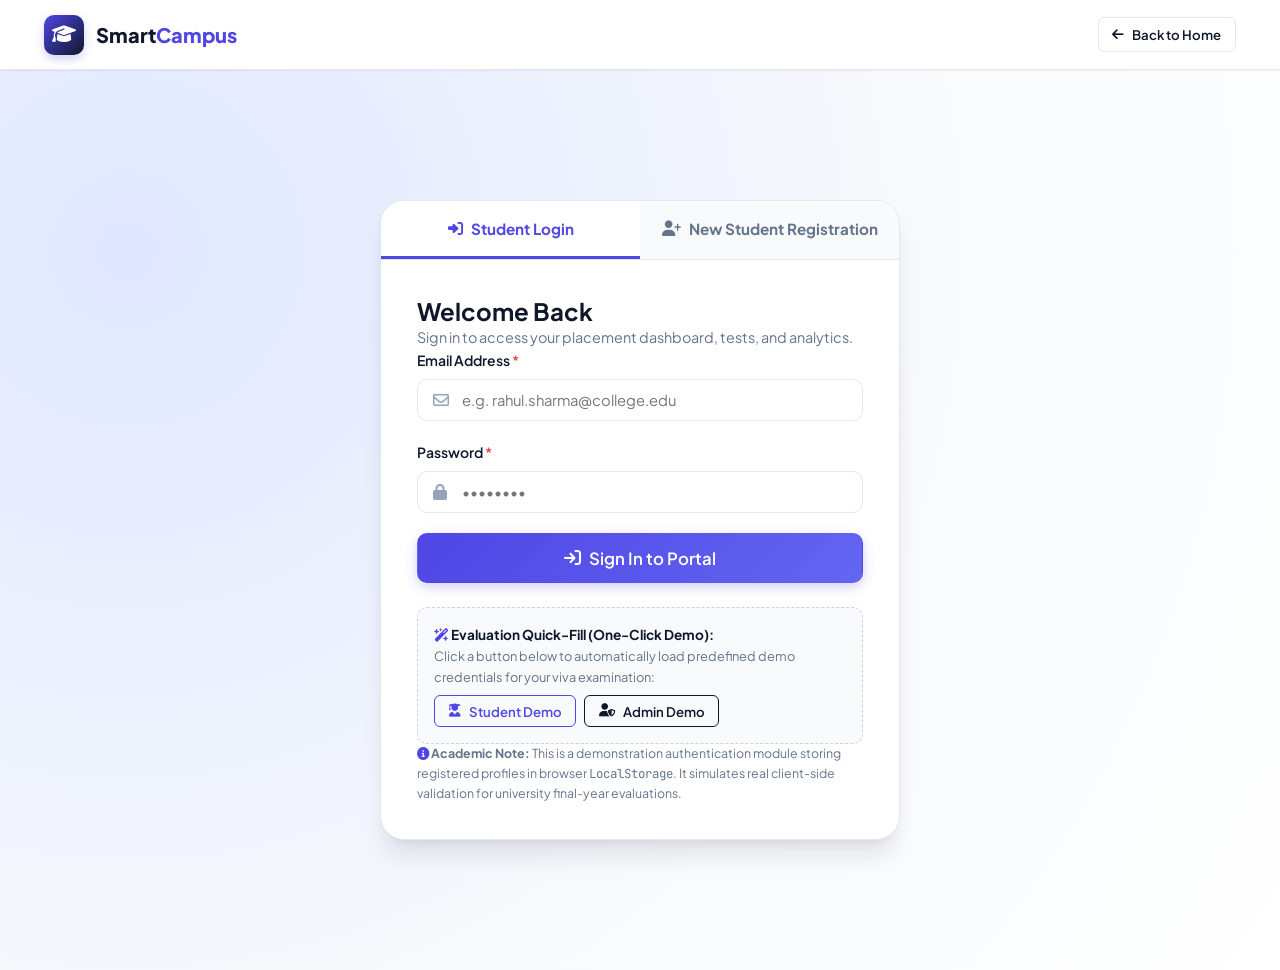
<file: result.html>
<!DOCTYPE html>
<html lang="en">
<head>
  <meta charset="UTF-8">
  <meta name="viewport" content="width=device-width, initial-scale=1.0">
  <title>Assessment Results & Performance Analysis | Smart Campus Portal</title>
  <link rel="stylesheet" href="https://cdnjs.cloudflare.com/ajax/libs/font-awesome/6.5.1/css/all.min.css">
  <link rel="stylesheet" href="css/style.css">
</head>
<body>

  <div class="app-layout">
    
    <!-- Sidebar Navigation -->
    <aside class="app-sidebar" id="app-sidebar">
      <div class="sidebar-header">
        <div class="sidebar-brand">
          <i class="fa-solid fa-graduation-cap"></i>
          <span>SmartCampus</span>
        </div>
        <button class="sidebar-close-btn" id="sidebar-close-btn">
          <i class="fa-solid fa-xmark"></i>
        </button>
      </div>

      <div class="sidebar-menu">
        <div class="menu-category-title">Main Portal</div>
        <div class="menu-item">
          <a href="dashboard.html" class="menu-link">
            <i class="fa-solid fa-chart-line"></i>
            <span>Dashboard</span>
          </a>
        </div>
        <div class="menu-item">
          <a href="practice.html" class="menu-link">
            <i class="fa-solid fa-book-open-reader"></i>
            <span>Practice Arena</span>
          </a>
        </div>
        <div class="menu-item">
          <a href="mock-test.html" class="menu-link">
            <i class="fa-solid fa-stopwatch-20"></i>
            <span>Mock Test Engine</span>
          </a>
        </div>
        <div class="menu-item">
          <a href="result.html" class="menu-link active">
            <i class="fa-solid fa-square-poll-vertical"></i>
            <span>Results & Analytics</span>
          </a>
        </div>

        <div class="menu-category-title">Preparation Resources</div>
        <div class="menu-item">
          <a href="interview.html" class="menu-link">
            <i class="fa-solid fa-comments"></i>
            <span>Interview Prep Hub</span>
          </a>
        </div>
        <div class="menu-item">
          <a href="practice.html?cat=programming" class="menu-link">
            <i class="fa-solid fa-code"></i>
            <span>Technical Coding</span>
          </a>
        </div>

        <div class="menu-category-title">System</div>
        <div class="menu-item">
          <a href="admin.html" class="menu-link">
            <i class="fa-solid fa-user-shield"></i>
            <span>Admin Portal</span>
          </a>
        </div>
        <div class="menu-item">
          <a href="index.html" class="menu-link">
            <i class="fa-solid fa-house"></i>
            <span>Public Home</span>
          </a>
        </div>
      </div>

      <div class="sidebar-footer">
        <div class="user-snippet">
          <div class="user-avatar session-user-avatar">ST</div>
          <div class="user-info">
            <div class="user-name session-user-name">Student Account</div>
            <div class="user-role session-user-role">BCA Placement Candidate</div>
          </div>
          <button class="btn-logout btn-logout-trigger" title="Log Out">
            <i class="fa-solid fa-right-from-bracket"></i>
          </button>
        </div>
      </div>
    </aside>

    <!-- Main Content App Canvas -->
    <main class="app-main">
      
      <!-- Topbar Header -->
      <header class="app-topbar">
        <div class="topbar-left">
          <button class="sidebar-toggle-btn" id="sidebar-toggle-btn">
            <i class="fa-solid fa-bars"></i>
          </button>
          <div class="topbar-page-title">
            <h2>Placement Performance Analytics</h2>
            <p>Comprehensive Diagnostic Scorecard & Detailed Question Review</p>
          </div>
        </div>

        <div class="topbar-right">
          <button type="button" class="btn btn-light btn-sm btn-print-hide" id="btn-print-scorecard">
            <i class="fa-solid fa-print"></i> Print Scorecard
          </button>
          <a href="mock-test.html" class="btn btn-primary btn-sm btn-print-hide" id="btn-retake-exam">
            <i class="fa-solid fa-rotate-right"></i> Retake Test
          </a>
        </div>
      </header>

      <!-- Results Content Viewport -->
      <div class="app-content">

        <!-- Main Banner -->
        <div class="result-banner">
          <div class="result-score-circle">
            <h3 id="result-score-percent">0%</h3>
            <span>Overall Score</span>
          </div>

          <h2 class="text-white fw-bold mb-1" id="result-student-name">Student Result</h2>
          <p class="text-muted mb-2" style="color:#cbd5e1 !important;" id="result-exam-title">Campus Placement Mock Assessment</p>
          
          <div class="d-flex align-items-center justify-content-center gap-3 flex-wrap">
            <span class="badge" id="result-appraisal-badge" style="font-size:0.9rem;padding:0.4rem 1rem;">Analyzing Performance...</span>
            <small style="color:#cbd5e1;"><i class="fa-regular fa-calendar"></i> Attempted: <span id="result-exam-date">Recent</span></small>
          </div>
        </div>

        <!-- 6 Metrics Breakdown Grid -->
        <div class="result-breakdown-grid">
          <div class="result-metric-box">
            <h4 class="text-navy" id="res-total-q">0</h4>
            <span>Total Questions</span>
          </div>
          <div class="result-metric-box">
            <h4 class="text-success" id="res-correct-q">0</h4>
            <span>Correct Answers</span>
          </div>
          <div class="result-metric-box">
            <h4 class="text-danger" id="res-wrong-q">0</h4>
            <span>Incorrect Answers</span>
          </div>
          <div class="result-metric-box">
            <h4 class="text-warning" id="res-unanswered-q">0</h4>
            <span>Unanswered / Skipped</span>
          </div>
          <div class="result-metric-box">
            <h4 class="text-primary" id="res-accuracy">0%</h4>
            <span>Accuracy Rate</span>
          </div>
          <div class="result-metric-box">
            <h4 class="text-navy" id="res-time-taken">0m 0s</h4>
            <span>Time Taken</span>
          </div>
        </div>

        <!-- Improvement Recommendations & Tips -->
        <div class="card mb-4">
          <div class="card-header">
            <h4 class="fw-bold text-navy" style="font-size:1.05rem;">
              <i class="fa-solid fa-lightbulb text-warning"></i> Personalized Improvement Suggestions
            </h4>
            <span class="badge badge-purple">Placement Guidance</span>
          </div>
          <div class="card-body" id="improvement-tips-container">
            <!-- Dynamically populated recommendations based on score -->
          </div>
        </div>

        <!-- Question-by-Question Detailed Review -->
        <div class="card mb-4">
          <div class="card-header">
            <div>
              <h4 class="fw-bold text-navy" style="font-size:1.05rem;">
                <i class="fa-solid fa-list-check text-primary"></i> Question-by-Question Detailed Solutions
              </h4>
              <small class="text-muted">Review your selected choices against verified answers and solutions.</small>
            </div>
            <a href="dashboard.html" class="btn btn-sm btn-outline-navy btn-print-hide">
              <i class="fa-solid fa-arrow-left"></i> Back to Dashboard
            </a>
          </div>

          <div class="card-body" id="review-questions-list">
            <!-- Rendered by js/result.js -->
          </div>
        </div>

      </div>
    </main>

  </div>

  <!-- Scripts -->
  <script src="js/db.js"></script>
  <script src="js/auth.js"></script>
  <script src="js/result.js"></script>
  <script>
    // Responsive Sidebar Toggle
    const toggleBtn = document.getElementById('sidebar-toggle-btn');
    const closeBtn = document.getElementById('sidebar-close-btn');
    const sidebar = document.getElementById('app-sidebar');
    if (toggleBtn && sidebar) {
      toggleBtn.addEventListener('click', () => sidebar.classList.add('show'));
    }
    if (closeBtn && sidebar) {
      closeBtn.addEventListener('click', () => sidebar.classList.remove('show'));
    }
  </script>
</body>
</html>
</file>
<file: css/style.css>
/* ==========================================================================
   Smart Campus Placement Preparation Portal - Master Stylesheet
   Color Theme: Deep Navy Blue, Royal Purple/Indigo, Clean Slate & Pure White
   Target: BCA Final Year / Semester Summer Project
   ========================================================================== */

/* --- Google Font & Reset --- */
@import url('https://fonts.googleapis.com/css2?family=Plus+Jakarta+Sans:wght@300;400;500;600;700;800&family=JetBrains+Mono:wght@400;500;600&display=swap');

:root {
  /* Primary Theme Colors */
  --primary-navy: #0f172a;       /* Deep Navy Slate */
  --navy-dark: #090d16;          /* Darker Navy Background */
  --navy-surface: #1e293b;       /* Surface Navy */
  --navy-border: #334155;        /* Subtle Border for Dark Elements */

  /* Purple / Indigo Accents */
  --primary-purple: #4f46e5;     /* Electric Indigo */
  --purple-hover: #4338ca;       /* Darker Purple */
  --purple-light: #6366f1;       /* Medium Light Purple */
  --purple-subtle: #eef2ff;      /* Light Lavender background */
  --purple-glow: rgba(79, 70, 229, 0.25);

  /* Functional Accents */
  --success: #10b981;            /* Emerald */
  --success-bg: #ecfdf5;
  --warning: #f59e0b;            /* Amber */
  --warning-bg: #fffbeb;
  --danger: #ef4444;             /* Crimson Red */
  --danger-bg: #fef2f2;
  --info: #0284c7;               /* Sky Blue */
  --info-bg: #f0f9ff;

  /* Neutral Backgrounds & Text */
  --bg-body: #f8fafc;            /* Clean light grey-blue canvas */
  --bg-card: #ffffff;            /* Pure white card canvas */
  --text-main: #0f172a;          /* Charcoal / Navy text */
  --text-muted: #64748b;         /* Slate muted text */
  --text-subtle: #94a3b8;        /* Subtle icon / placeholder */
  --border-color: #e2e8f0;       /* Card border */
  --border-light: #f1f5f9;

  /* Elevation Shadows */
  --shadow-sm: 0 1px 2px 0 rgba(15, 23, 42, 0.05);
  --shadow-md: 0 4px 6px -1px rgba(15, 23, 42, 0.08), 0 2px 4px -2px rgba(15, 23, 42, 0.05);
  --shadow-lg: 0 10px 15px -3px rgba(15, 23, 42, 0.08), 0 4px 6px -4px rgba(15, 23, 42, 0.04);
  --shadow-xl: 0 20px 25px -5px rgba(15, 23, 42, 0.1), 0 8px 10px -6px rgba(15, 23, 42, 0.06);

  /* Layout Constants */
  --sidebar-width: 260px;
  --header-height: 70px;
  --radius-sm: 6px;
  --radius-md: 10px;
  --radius-lg: 16px;
  --radius-xl: 24px;
  --transition: all 0.25s cubic-bezier(0.4, 0, 0.2, 1);
}

/* Base Styles */
* {
  margin: 0;
  padding: 0;
  box-sizing: border-box;
}

html {
  scroll-behavior: smooth;
}

body {
  font-family: 'Plus Jakarta Sans', system-ui, -apple-system, sans-serif;
  background-color: var(--bg-body);
  color: var(--text-main);
  line-height: 1.6;
  min-height: 100vh;
  display: flex;
  flex-direction: column;
  -webkit-font-smoothing: antialiased;
}

a {
  text-decoration: none;
  color: inherit;
  transition: var(--transition);
}

ul {
  list-style: none;
}

img {
  max-width: 100%;
  display: block;
}

code, pre {
  font-family: 'JetBrains Mono', monospace;
}

/* ==========================================================================
   Typography & Helpers
   ========================================================================== */
h1, h2, h3, h4, h5, h6 {
  color: var(--primary-navy);
  font-weight: 700;
  line-height: 1.25;
}

.text-primary { color: var(--primary-purple) !important; }
.text-navy { color: var(--primary-navy) !important; }
.text-success { color: var(--success) !important; }
.text-danger { color: var(--danger) !important; }
.text-warning { color: var(--warning) !important; }
.text-muted { color: var(--text-muted) !important; }
.fw-semibold { font-weight: 600; }
.fw-bold { font-weight: 700; }
.fw-extrabold { font-weight: 800; }

.badge {
  display: inline-flex;
  align-items: center;
  gap: 0.35rem;
  padding: 0.3rem 0.75rem;
  border-radius: 9999px;
  font-size: 0.75rem;
  font-weight: 600;
  text-transform: uppercase;
  letter-spacing: 0.04em;
}

.badge-purple { background: var(--purple-subtle); color: var(--primary-purple); }
.badge-navy { background: #e2e8f0; color: var(--primary-navy); }
.badge-success { background: var(--success-bg); color: var(--success); }
.badge-danger { background: var(--danger-bg); color: var(--danger); }
.badge-warning { background: var(--warning-bg); color: var(--warning); }
.badge-info { background: var(--info-bg); color: var(--info); }

/* Buttons */
.btn {
  display: inline-flex;
  align-items: center;
  justify-content: center;
  gap: 0.5rem;
  font-family: inherit;
  font-size: 0.925rem;
  font-weight: 600;
  padding: 0.65rem 1.35rem;
  border-radius: var(--radius-md);
  border: 1px solid transparent;
  cursor: pointer;
  transition: var(--transition);
  user-select: none;
  white-space: nowrap;
}

.btn-primary {
  background: linear-gradient(135deg, var(--primary-purple), var(--purple-light));
  color: #ffffff;
  box-shadow: 0 4px 12px var(--purple-glow);
}

.btn-primary:hover {
  transform: translateY(-2px);
  box-shadow: 0 6px 16px rgba(79, 70, 229, 0.35);
  background: linear-gradient(135deg, var(--purple-hover), var(--primary-purple));
  color: #fff;
}

.btn-navy {
  background: var(--primary-navy);
  color: #ffffff;
}

.btn-navy:hover {
  background: #1e293b;
  transform: translateY(-2px);
  color: #fff;
}

.btn-outline-primary {
  border-color: var(--primary-purple);
  color: var(--primary-purple);
  background: transparent;
}

.btn-outline-primary:hover {
  background: var(--purple-subtle);
  color: var(--primary-purple);
}

.btn-outline-navy {
  border-color: var(--primary-navy);
  color: var(--primary-navy);
  background: transparent;
}

.btn-outline-navy:hover {
  background: #f1f5f9;
}

.btn-light {
  background: #ffffff;
  color: var(--primary-navy);
  border: 1px solid var(--border-color);
}

.btn-light:hover {
  background: #f8fafc;
  border-color: #cbd5e1;
}

.btn-danger {
  background: var(--danger);
  color: #fff;
}

.btn-danger:hover {
  background: #dc2626;
}

.btn-sm {
  padding: 0.4rem 0.85rem;
  font-size: 0.825rem;
  border-radius: var(--radius-sm);
}

.btn-lg {
  padding: 0.85rem 1.85rem;
  font-size: 1.05rem;
  border-radius: var(--radius-md);
}

.btn-block {
  width: 100%;
}

/* Form Controls */
.form-group {
  margin-bottom: 1.25rem;
}

.form-label {
  display: block;
  font-size: 0.875rem;
  font-weight: 600;
  color: var(--text-main);
  margin-bottom: 0.45rem;
}

.form-label .required {
  color: var(--danger);
}

.form-control, .form-select {
  width: 100%;
  padding: 0.7rem 1rem;
  font-family: inherit;
  font-size: 0.925rem;
  color: var(--text-main);
  background-color: #ffffff;
  border: 1.5px solid var(--border-color);
  border-radius: var(--radius-md);
  transition: var(--transition);
  outline: none;
}

.form-control:focus, .form-select:focus {
  border-color: var(--primary-purple);
  box-shadow: 0 0 0 4px var(--purple-subtle);
}

.form-control.is-invalid {
  border-color: var(--danger);
  background-color: #fff8f8;
}

.invalid-feedback {
  display: none;
  font-size: 0.8rem;
  color: var(--danger);
  margin-top: 0.35rem;
  font-weight: 500;
}

.form-control.is-invalid + .invalid-feedback,
.invalid-feedback.show {
  display: block;
}

.input-with-icon {
  position: relative;
}

.input-with-icon i {
  position: absolute;
  left: 1rem;
  top: 50%;
  transform: translateY(-50%);
  color: var(--text-subtle);
  pointer-events: none;
}

.input-with-icon .form-control {
  padding-left: 2.75rem;
}

/* ==========================================================================
   Card System
   ========================================================================== */
.card {
  background: var(--bg-card);
  border: 1px solid var(--border-color);
  border-radius: var(--radius-lg);
  box-shadow: var(--shadow-sm);
  transition: var(--transition);
  overflow: hidden;
}

.card:hover {
  box-shadow: var(--shadow-md);
}

.card-header {
  padding: 1.25rem 1.5rem;
  border-bottom: 1px solid var(--border-color);
  background: #ffffff;
  display: flex;
  align-items: center;
  justify-content: space-between;
}

.card-body {
  padding: 1.5rem;
}

.card-footer {
  padding: 1rem 1.5rem;
  border-top: 1px solid var(--border-color);
  background: #f8fafc;
}

/* ==========================================================================
   Public Navigation (Landing Page & Auth)
   ========================================================================== */
.navbar {
  background: #ffffff;
  border-bottom: 1px solid var(--border-color);
  height: var(--header-height);
  position: sticky;
  top: 0;
  z-index: 1000;
  box-shadow: var(--shadow-sm);
}

.nav-container {
  max-width: 1240px;
  margin: 0 auto;
  height: 100%;
  padding: 0 1.5rem;
  display: flex;
  align-items: center;
  justify-content: space-between;
}

.nav-brand {
  display: flex;
  align-items: center;
  gap: 0.75rem;
  font-size: 1.25rem;
  font-weight: 800;
  color: var(--primary-navy);
}

.brand-icon {
  width: 40px;
  height: 40px;
  background: linear-gradient(135deg, var(--primary-purple), var(--primary-navy));
  color: #fff;
  border-radius: var(--radius-md);
  display: flex;
  align-items: center;
  justify-content: center;
  font-size: 1.2rem;
  box-shadow: 0 4px 10px var(--purple-glow);
}

.brand-title span {
  color: var(--primary-purple);
}

.nav-links {
  display: flex;
  align-items: center;
  gap: 1.75rem;
}

.nav-link {
  font-size: 0.95rem;
  font-weight: 600;
  color: var(--text-muted);
  position: relative;
  padding: 0.25rem 0;
}

.nav-link:hover, .nav-link.active {
  color: var(--primary-purple);
}

.nav-link.active::after {
  content: '';
  position: absolute;
  bottom: -4px;
  left: 0;
  width: 100%;
  height: 2.5px;
  background: var(--primary-purple);
  border-radius: 2px;
}

.nav-actions {
  display: flex;
  align-items: center;
  gap: 0.85rem;
}

.mobile-menu-btn {
  display: none;
  background: none;
  border: none;
  font-size: 1.5rem;
  color: var(--primary-navy);
  cursor: pointer;
}

/* ==========================================================================
   Hero & Landing Page Sections
   ========================================================================== */
.hero-section {
  position: relative;
  background: radial-gradient(circle at top right, #e0e7ff 0%, #f8fafc 50%, #ffffff 100%);
  padding: 5rem 1.5rem 4rem;
  overflow: hidden;
}

.hero-container {
  max-width: 1240px;
  margin: 0 auto;
  display: grid;
  grid-template-columns: 1.15fr 0.85fr;
  gap: 3.5rem;
  align-items: center;
}

.hero-tag {
  display: inline-flex;
  align-items: center;
  gap: 0.5rem;
  background: #ffffff;
  border: 1px solid var(--border-color);
  padding: 0.4rem 1rem;
  border-radius: 9999px;
  font-size: 0.85rem;
  font-weight: 600;
  color: var(--primary-purple);
  box-shadow: var(--shadow-sm);
  margin-bottom: 1.25rem;
}

.hero-title {
  font-size: 3.25rem;
  font-weight: 800;
  line-height: 1.15;
  color: var(--primary-navy);
  margin-bottom: 1.25rem;
}

.hero-title .highlight {
  background: linear-gradient(135deg, var(--primary-purple), #818cf8);
  -webkit-background-clip: text;
  -webkit-text-fill-color: transparent;
}

.hero-subtitle {
  font-size: 1.15rem;
  color: var(--text-muted);
  margin-bottom: 2rem;
  max-width: 580px;
}

.hero-cta {
  display: flex;
  gap: 1rem;
  align-items: center;
  flex-wrap: wrap;
}

.hero-stats {
  margin-top: 3rem;
  display: grid;
  grid-template-columns: repeat(3, 1fr);
  gap: 1.5rem;
  border-top: 1px solid var(--border-color);
  padding-top: 1.5rem;
}

.hero-stat-number {
  font-size: 1.75rem;
  font-weight: 800;
  color: var(--primary-navy);
}

.hero-stat-label {
  font-size: 0.85rem;
  color: var(--text-muted);
  font-weight: 500;
}

/* Hero Visual Showcase */
.hero-visual {
  position: relative;
}

.hero-card-preview {
  background: #ffffff;
  border: 1px solid var(--border-color);
  border-radius: var(--radius-xl);
  padding: 2rem;
  box-shadow: var(--shadow-xl);
  position: relative;
  z-index: 2;
}

.preview-header {
  display: flex;
  justify-content: space-between;
  align-items: center;
  margin-bottom: 1.5rem;
  padding-bottom: 1rem;
  border-bottom: 1px solid var(--border-light);
}

.preview-track-item {
  display: flex;
  align-items: center;
  justify-content: space-between;
  padding: 0.85rem 1rem;
  background: var(--bg-body);
  border-radius: var(--radius-md);
  margin-bottom: 0.75rem;
  transition: var(--transition);
}

.preview-track-item:hover {
  background: var(--purple-subtle);
  transform: translateX(4px);
}

.floating-badge {
  position: absolute;
  background: #ffffff;
  border: 1px solid var(--border-color);
  border-radius: var(--radius-lg);
  padding: 0.85rem 1.25rem;
  box-shadow: var(--shadow-lg);
  display: flex;
  align-items: center;
  gap: 0.75rem;
  z-index: 3;
  animation: float 4s ease-in-out infinite;
}

.floating-badge-1 {
  top: -20px;
  right: -20px;
}

.floating-badge-2 {
  bottom: -20px;
  left: -20px;
  animation-delay: 2s;
}

@keyframes float {
  0%, 100% { transform: translateY(0); }
  50% { transform: translateY(-8px); }
}

/* Feature & Tracks Sections */
.section-py {
  padding: 5rem 1.5rem;
}

.section-container {
  max-width: 1240px;
  margin: 0 auto;
}

.section-header {
  text-align: center;
  max-width: 680px;
  margin: 0 auto 3.5rem;
}

.section-tag {
  color: var(--primary-purple);
  font-size: 0.85rem;
  font-weight: 700;
  text-transform: uppercase;
  letter-spacing: 0.08em;
  margin-bottom: 0.5rem;
  display: block;
}

.section-title {
  font-size: 2.25rem;
  font-weight: 800;
  color: var(--primary-navy);
  margin-bottom: 1rem;
}

.section-description {
  font-size: 1.05rem;
  color: var(--text-muted);
}

.tracks-grid {
  display: grid;
  grid-template-columns: repeat(auto-fit, minmax(260px, 1fr));
  gap: 1.75rem;
}

.track-card {
  background: #ffffff;
  border: 1px solid var(--border-color);
  border-radius: var(--radius-lg);
  padding: 2rem;
  transition: var(--transition);
  display: flex;
  flex-direction: column;
}

.track-card:hover {
  transform: translateY(-6px);
  box-shadow: var(--shadow-xl);
  border-color: #cbd5e1;
}

.track-icon-wrapper {
  width: 56px;
  height: 56px;
  border-radius: var(--radius-md);
  display: flex;
  align-items: center;
  justify-content: center;
  font-size: 1.5rem;
  margin-bottom: 1.25rem;
}

.track-icon-aptitude { background: #e0e7ff; color: var(--primary-purple); }
.track-icon-reasoning { background: #fef3c7; color: #b45309; }
.track-icon-verbal { background: #dcfce7; color: #15803d; }
.track-icon-tech { background: #fee2e2; color: #b91c1c; }

.track-card h3 {
  font-size: 1.25rem;
  margin-bottom: 0.75rem;
}

.track-card p {
  color: var(--text-muted);
  font-size: 0.925rem;
  margin-bottom: 1.5rem;
  flex-grow: 1;
}

.track-card-footer {
  display: flex;
  align-items: center;
  justify-content: space-between;
  font-size: 0.85rem;
  font-weight: 600;
  color: var(--primary-purple);
  border-top: 1px solid var(--border-light);
  padding-top: 1rem;
}

/* Feature Matrix Section */
.features-grid {
  display: grid;
  grid-template-columns: repeat(auto-fit, minmax(320px, 1fr));
  gap: 2rem;
}

.feature-box {
  background: #ffffff;
  border: 1px solid var(--border-color);
  border-radius: var(--radius-lg);
  padding: 2rem;
  display: flex;
  gap: 1.25rem;
}

.feature-icon-box {
  flex-shrink: 0;
  width: 48px;
  height: 48px;
  border-radius: var(--radius-md);
  background: var(--purple-subtle);
  color: var(--primary-purple);
  display: flex;
  align-items: center;
  justify-content: center;
  font-size: 1.25rem;
}

.feature-content h4 {
  font-size: 1.1rem;
  margin-bottom: 0.5rem;
}

.feature-content p {
  font-size: 0.9rem;
  color: var(--text-muted);
}

/* CTA Banner */
.cta-banner {
  background: linear-gradient(135deg, var(--primary-navy), #1e1b4b);
  color: #ffffff;
  border-radius: var(--radius-xl);
  padding: 4rem 2rem;
  text-align: center;
  position: relative;
  overflow: hidden;
  box-shadow: var(--shadow-xl);
}

.cta-banner h2 {
  color: #ffffff;
  font-size: 2.4rem;
  margin-bottom: 1rem;
}

.cta-banner p {
  color: #cbd5e1;
  font-size: 1.1rem;
  max-width: 620px;
  margin: 0 auto 2rem;
}

/* Footer */
.footer {
  background: var(--primary-navy);
  color: #94a3b8;
  padding: 4rem 1.5rem 2rem;
  border-top: 1px solid var(--navy-border);
  margin-top: auto;
}

.footer-container {
  max-width: 1240px;
  margin: 0 auto;
  display: grid;
  grid-template-columns: 2fr 1fr 1fr 1.2fr;
  gap: 3rem;
  margin-bottom: 3rem;
}

.footer-brand {
  color: #ffffff;
  font-size: 1.25rem;
  font-weight: 800;
  display: flex;
  align-items: center;
  gap: 0.75rem;
  margin-bottom: 1rem;
}

.footer-desc {
  font-size: 0.9rem;
  line-height: 1.6;
}

.footer-col h5 {
  color: #ffffff;
  font-size: 1rem;
  margin-bottom: 1.25rem;
}

.footer-links li {
  margin-bottom: 0.65rem;
}

.footer-links a {
  color: #94a3b8;
  font-size: 0.9rem;
}

.footer-links a:hover {
  color: #ffffff;
  padding-left: 4px;
}

.footer-bottom {
  max-width: 1240px;
  margin: 0 auto;
  padding-top: 2rem;
  border-top: 1px solid #1e293b;
  display: flex;
  align-items: center;
  justify-content: space-between;
  font-size: 0.85rem;
}

/* ==========================================================================
   Portal App Layout (Dashboard, Practice, Mock, Admin, Interview, Result)
   ========================================================================== */
.app-layout {
  display: flex;
  min-height: 100vh;
}

/* Sidebar */
.app-sidebar {
  width: var(--sidebar-width);
  background: var(--primary-navy);
  color: #94a3b8;
  display: flex;
  flex-direction: column;
  position: fixed;
  top: 0;
  bottom: 0;
  left: 0;
  z-index: 1050;
  transition: var(--transition);
  border-right: 1px solid var(--navy-border);
}

.sidebar-header {
  height: var(--header-height);
  padding: 0 1.5rem;
  display: flex;
  align-items: center;
  justify-content: space-between;
  border-bottom: 1px solid #1e293b;
}

.sidebar-brand {
  display: flex;
  align-items: center;
  gap: 0.75rem;
  font-size: 1.1rem;
  font-weight: 700;
  color: #ffffff;
}

.sidebar-brand i {
  color: var(--purple-light);
  font-size: 1.3rem;
}

.sidebar-close-btn {
  display: none;
  background: none;
  border: none;
  color: #94a3b8;
  font-size: 1.25rem;
  cursor: pointer;
}

.sidebar-menu {
  flex-grow: 1;
  padding: 1.25rem 0.85rem;
  overflow-y: auto;
}

.menu-category-title {
  font-size: 0.7rem;
  font-weight: 700;
  text-transform: uppercase;
  letter-spacing: 0.08em;
  color: #64748b;
  padding: 0.75rem 0.75rem 0.35rem;
}

.menu-item {
  margin-bottom: 0.35rem;
}

.menu-link {
  display: flex;
  align-items: center;
  gap: 0.85rem;
  padding: 0.75rem 1rem;
  border-radius: var(--radius-md);
  color: #cbd5e1;
  font-weight: 600;
  font-size: 0.925rem;
  transition: var(--transition);
}

.menu-link i {
  font-size: 1.1rem;
  width: 20px;
  text-align: center;
  color: #94a3b8;
}

.menu-link:hover {
  background: #1e293b;
  color: #ffffff;
}

.menu-link:hover i {
  color: var(--purple-light);
}

.menu-link.active {
  background: linear-gradient(135deg, var(--primary-purple), var(--purple-hover));
  color: #ffffff;
  box-shadow: 0 4px 12px var(--purple-glow);
}

.menu-link.active i {
  color: #ffffff;
}

.sidebar-footer {
  padding: 1.25rem;
  border-top: 1px solid #1e293b;
  background: #090d16;
}

.user-snippet {
  display: flex;
  align-items: center;
  gap: 0.85rem;
}

.user-avatar {
  width: 40px;
  height: 40px;
  border-radius: 50%;
  background: linear-gradient(135deg, var(--primary-purple), #818cf8);
  color: #ffffff;
  display: flex;
  align-items: center;
  justify-content: center;
  font-weight: 700;
  font-size: 1rem;
  flex-shrink: 0;
}

.user-info {
  flex-grow: 1;
  overflow: hidden;
}

.user-name {
  font-size: 0.875rem;
  font-weight: 600;
  color: #ffffff;
  white-space: nowrap;
  overflow: hidden;
  text-overflow: ellipsis;
}

.user-role {
  font-size: 0.75rem;
  color: #94a3b8;
}

.btn-logout {
  background: none;
  border: none;
  color: #94a3b8;
  font-size: 1.1rem;
  cursor: pointer;
  padding: 0.4rem;
  border-radius: var(--radius-sm);
  transition: var(--transition);
}

.btn-logout:hover {
  color: var(--danger);
  background: #1e293b;
}

/* Main Area */
.app-main {
  flex-grow: 1;
  margin-left: var(--sidebar-width);
  min-height: 100vh;
  display: flex;
  flex-direction: column;
  transition: var(--transition);
}

/* App Header / Topbar */
.app-topbar {
  height: var(--header-height);
  background: #ffffff;
  border-bottom: 1px solid var(--border-color);
  padding: 0 2rem;
  display: flex;
  align-items: center;
  justify-content: space-between;
  position: sticky;
  top: 0;
  z-index: 1000;
  box-shadow: var(--shadow-sm);
}

.topbar-left {
  display: flex;
  align-items: center;
  gap: 1rem;
}

.sidebar-toggle-btn {
  display: none;
  background: none;
  border: none;
  font-size: 1.35rem;
  color: var(--primary-navy);
  cursor: pointer;
}

.topbar-page-title h2 {
  font-size: 1.25rem;
  font-weight: 700;
  color: var(--primary-navy);
}

.topbar-page-title p {
  font-size: 0.8rem;
  color: var(--text-muted);
}

.topbar-right {
  display: flex;
  align-items: center;
  gap: 1.25rem;
}

.app-content {
  flex-grow: 1;
  padding: 2rem;
}

/* ==========================================================================
   Dashboard Widgets & Statistics
   ========================================================================== */
.stats-grid {
  display: grid;
  grid-template-columns: repeat(auto-fit, minmax(220px, 1fr));
  gap: 1.5rem;
  margin-bottom: 2rem;
}

.stat-card {
  background: #ffffff;
  border: 1px solid var(--border-color);
  border-radius: var(--radius-lg);
  padding: 1.5rem;
  display: flex;
  align-items: center;
  gap: 1.25rem;
  box-shadow: var(--shadow-sm);
  transition: var(--transition);
}

.stat-card:hover {
  transform: translateY(-3px);
  box-shadow: var(--shadow-md);
}

.stat-icon {
  width: 52px;
  height: 52px;
  border-radius: var(--radius-md);
  display: flex;
  align-items: center;
  justify-content: center;
  font-size: 1.4rem;
  flex-shrink: 0;
}

.stat-icon.purple { background: var(--purple-subtle); color: var(--primary-purple); }
.stat-icon.navy { background: #e2e8f0; color: var(--primary-navy); }
.stat-icon.emerald { background: var(--success-bg); color: var(--success); }
.stat-icon.amber { background: var(--warning-bg); color: var(--warning); }

.stat-details h4 {
  font-size: 1.75rem;
  font-weight: 800;
  color: var(--primary-navy);
  line-height: 1.1;
  margin-bottom: 0.25rem;
}

.stat-details span {
  font-size: 0.825rem;
  color: var(--text-muted);
  font-weight: 600;
}

/* Dashboard Progress & Subject Breakdowns */
.progress-bar-wrapper {
  margin-bottom: 1.25rem;
}

.progress-header {
  display: flex;
  justify-content: space-between;
  align-items: center;
  margin-bottom: 0.4rem;
  font-size: 0.875rem;
  font-weight: 600;
}

.progress-track {
  width: 100%;
  height: 9px;
  background: #f1f5f9;
  border-radius: 9999px;
  overflow: hidden;
}

.progress-fill {
  height: 100%;
  border-radius: 9999px;
  transition: width 0.8s ease-in-out;
}

.fill-purple { background: linear-gradient(90deg, var(--primary-purple), var(--purple-light)); }
.fill-emerald { background: linear-gradient(90deg, #10b981, #34d399); }
.fill-amber { background: linear-gradient(90deg, #f59e0b, #fbbf24); }
.fill-cyan { background: linear-gradient(90deg, #0284c7, #38bdf8); }

/* Table Styles */
.table-responsive {
  width: 100%;
  overflow-x: auto;
}

.table {
  width: 100%;
  border-collapse: collapse;
  text-align: left;
}

.table th {
  padding: 0.85rem 1.25rem;
  background: #f8fafc;
  color: var(--text-muted);
  font-size: 0.775rem;
  font-weight: 700;
  text-transform: uppercase;
  letter-spacing: 0.05em;
  border-bottom: 1px solid var(--border-color);
}

.table td {
  padding: 1rem 1.25rem;
  font-size: 0.875rem;
  border-bottom: 1px solid var(--border-light);
  vertical-align: middle;
}

.table tr:last-child td {
  border-bottom: none;
}

.table tbody tr:hover {
  background: #f8fafc;
}

/* Quick Action Cards in Dashboard */
.action-cards-grid {
  display: grid;
  grid-template-columns: repeat(auto-fit, minmax(240px, 1fr));
  gap: 1.25rem;
}

.action-card {
  border: 1px solid var(--border-color);
  border-radius: var(--radius-lg);
  padding: 1.5rem;
  background: #ffffff;
  display: flex;
  flex-direction: column;
  align-items: flex-start;
  transition: var(--transition);
}

.action-card:hover {
  border-color: var(--primary-purple);
  box-shadow: var(--shadow-md);
  transform: translateY(-2px);
}

.action-icon {
  width: 44px;
  height: 44px;
  border-radius: var(--radius-md);
  display: flex;
  align-items: center;
  justify-content: center;
  font-size: 1.25rem;
  margin-bottom: 1rem;
}

/* ==========================================================================
   Practice Module Styles
   ========================================================================== */
.practice-filter-bar {
  display: flex;
  align-items: center;
  gap: 0.75rem;
  flex-wrap: wrap;
  margin-bottom: 2rem;
  background: #ffffff;
  padding: 1rem;
  border-radius: var(--radius-lg);
  border: 1px solid var(--border-color);
}

.filter-pill {
  padding: 0.5rem 1.1rem;
  border-radius: 9999px;
  font-size: 0.875rem;
  font-weight: 600;
  background: #f1f5f9;
  color: var(--text-muted);
  border: 1px solid transparent;
  cursor: pointer;
  transition: var(--transition);
}

.filter-pill:hover {
  background: #e2e8f0;
  color: var(--primary-navy);
}

.filter-pill.active {
  background: var(--primary-purple);
  color: #ffffff;
  box-shadow: 0 4px 10px var(--purple-glow);
}

.practice-card {
  background: #ffffff;
  border: 1px solid var(--border-color);
  border-radius: var(--radius-lg);
  padding: 1.75rem;
  margin-bottom: 1.5rem;
  box-shadow: var(--shadow-sm);
  transition: var(--transition);
}

.practice-card:hover {
  box-shadow: var(--shadow-md);
}

.practice-card-header {
  display: flex;
  align-items: center;
  justify-content: space-between;
  margin-bottom: 1rem;
}

.question-text {
  font-size: 1.05rem;
  font-weight: 600;
  color: var(--primary-navy);
  margin-bottom: 1.25rem;
  line-height: 1.5;
}

.options-list {
  display: grid;
  grid-template-columns: 1fr;
  gap: 0.75rem;
  margin-bottom: 1.25rem;
}

.option-item {
  display: flex;
  align-items: center;
  padding: 0.85rem 1.25rem;
  border: 1.5px solid var(--border-color);
  border-radius: var(--radius-md);
  cursor: pointer;
  font-size: 0.925rem;
  transition: var(--transition);
  background: #ffffff;
}

.option-item:hover {
  border-color: var(--primary-purple);
  background: var(--purple-subtle);
}

.option-item.selected {
  border-color: var(--primary-purple);
  background: var(--purple-subtle);
  font-weight: 600;
}

.option-item.correct {
  border-color: var(--success);
  background: var(--success-bg);
  color: #065f46;
  font-weight: 600;
}

.option-item.wrong {
  border-color: var(--danger);
  background: var(--danger-bg);
  color: #991b1b;
}

.option-letter {
  width: 28px;
  height: 28px;
  border-radius: 50%;
  border: 1.5px solid var(--border-color);
  display: inline-flex;
  align-items: center;
  justify-content: center;
  font-weight: 700;
  font-size: 0.8rem;
  margin-right: 0.85rem;
  flex-shrink: 0;
}

.option-item.selected .option-letter {
  background: var(--primary-purple);
  border-color: var(--primary-purple);
  color: #ffffff;
}

.option-item.correct .option-letter {
  background: var(--success);
  border-color: var(--success);
  color: #ffffff;
}

.option-item.wrong .option-letter {
  background: var(--danger);
  border-color: var(--danger);
  color: #ffffff;
}

.explanation-box {
  background: #f8fafc;
  border-left: 4px solid var(--primary-purple);
  padding: 1.25rem;
  border-radius: 0 var(--radius-md) var(--radius-md) 0;
  margin-top: 1rem;
  display: none;
}

.explanation-box.show {
  display: block;
  animation: fadeIn 0.3s ease;
}

@keyframes fadeIn {
  from { opacity: 0; transform: translateY(-5px); }
  to { opacity: 1; transform: translateY(0); }
}

/* ==========================================================================
   Mock Test Engine Styles
   ========================================================================== */
.quiz-container {
  display: grid;
  grid-template-columns: 1fr 340px;
  gap: 2rem;
  align-items: start;
}

.quiz-main-card {
  background: #ffffff;
  border: 1px solid var(--border-color);
  border-radius: var(--radius-xl);
  padding: 2.25rem;
  box-shadow: var(--shadow-md);
}

.quiz-header {
  display: flex;
  align-items: center;
  justify-content: space-between;
  padding-bottom: 1.25rem;
  margin-bottom: 1.75rem;
  border-bottom: 1px solid var(--border-color);
}

.quiz-timer-badge {
  background: #fee2e2;
  color: #b91c1c;
  font-size: 1.05rem;
  font-weight: 700;
  padding: 0.5rem 1.15rem;
  border-radius: 9999px;
  display: inline-flex;
  align-items: center;
  gap: 0.5rem;
  box-shadow: 0 2px 6px rgba(239, 68, 68, 0.15);
}

.quiz-timer-badge.warning {
  animation: pulse 1s infinite;
}

@keyframes pulse {
  0%, 100% { opacity: 1; transform: scale(1); }
  50% { opacity: 0.8; transform: scale(1.03); }
}

.quiz-navigation-footer {
  display: flex;
  align-items: center;
  justify-content: space-between;
  margin-top: 2rem;
  padding-top: 1.5rem;
  border-top: 1px solid var(--border-color);
}

/* Palette Sidebar Card */
.quiz-palette-card {
  background: #ffffff;
  border: 1px solid var(--border-color);
  border-radius: var(--radius-xl);
  padding: 1.5rem;
  box-shadow: var(--shadow-md);
  position: sticky;
  top: 90px;
}

.palette-status-legend {
  display: grid;
  grid-template-columns: repeat(2, 1fr);
  gap: 0.75rem;
  margin-bottom: 1.5rem;
  font-size: 0.8rem;
  font-weight: 600;
  padding-bottom: 1rem;
  border-bottom: 1px solid var(--border-light);
}

.legend-item {
  display: flex;
  align-items: center;
  gap: 0.5rem;
}

.legend-indicator {
  width: 14px;
  height: 14px;
  border-radius: 4px;
}

.palette-grid {
  display: grid;
  grid-template-columns: repeat(5, 1fr);
  gap: 0.6rem;
  max-height: 300px;
  overflow-y: auto;
  padding: 0.25rem;
  margin-bottom: 1.5rem;
}

.palette-btn {
  height: 40px;
  border-radius: var(--radius-md);
  border: 1px solid var(--border-color);
  background: #f8fafc;
  color: var(--text-main);
  font-size: 0.875rem;
  font-weight: 700;
  cursor: pointer;
  transition: var(--transition);
  display: flex;
  align-items: center;
  justify-content: center;
}

.palette-btn:hover {
  border-color: var(--primary-purple);
  background: var(--purple-subtle);
}

.palette-btn.active-current {
  border: 2px solid var(--primary-navy) !important;
  box-shadow: 0 0 0 2px rgba(15, 23, 42, 0.2);
}

.palette-btn.answered {
  background: var(--success);
  border-color: var(--success);
  color: #ffffff;
}

.palette-btn.flagged {
  background: var(--warning);
  border-color: var(--warning);
  color: #ffffff;
}

.palette-btn.unanswered {
  background: #fee2e2;
  border-color: #fca5a5;
  color: #991b1b;
}

/* ==========================================================================
   Results & Scorecard Styles
   ========================================================================== */
.result-banner {
  background: linear-gradient(135deg, var(--primary-navy), #1e1b4b);
  border-radius: var(--radius-xl);
  color: #ffffff;
  padding: 3rem 2rem;
  text-align: center;
  box-shadow: var(--shadow-lg);
  margin-bottom: 2rem;
  position: relative;
}

.result-score-circle {
  width: 130px;
  height: 130px;
  border-radius: 50%;
  background: rgba(255, 255, 255, 0.1);
  border: 4px solid var(--purple-light);
  display: flex;
  flex-direction: column;
  align-items: center;
  justify-content: center;
  margin: 0 auto 1.5rem;
  box-shadow: 0 0 25px rgba(99, 102, 241, 0.4);
}

.result-score-circle h3 {
  color: #ffffff;
  font-size: 2.2rem;
  line-height: 1;
  font-weight: 800;
}

.result-score-circle span {
  font-size: 0.85rem;
  color: #cbd5e1;
}

.result-breakdown-grid {
  display: grid;
  grid-template-columns: repeat(auto-fit, minmax(180px, 1fr));
  gap: 1.25rem;
  margin-bottom: 2.5rem;
}

.result-metric-box {
  background: #ffffff;
  border: 1px solid var(--border-color);
  border-radius: var(--radius-lg);
  padding: 1.25rem;
  text-align: center;
  box-shadow: var(--shadow-sm);
}

.result-metric-box h4 {
  font-size: 1.8rem;
  font-weight: 800;
  margin-bottom: 0.25rem;
}

.result-metric-box span {
  font-size: 0.825rem;
  font-weight: 600;
  color: var(--text-muted);
}

/* Question Review Accordion / Cards */
.review-card {
  background: #ffffff;
  border: 1px solid var(--border-color);
  border-radius: var(--radius-lg);
  padding: 1.5rem;
  margin-bottom: 1.25rem;
}

.review-card.correct-item {
  border-left: 5px solid var(--success);
}

.review-card.wrong-item {
  border-left: 5px solid var(--danger);
}

.review-card.unanswered-item {
  border-left: 5px solid var(--warning);
}

/* ==========================================================================
   Interview Prep Hub Styles
   ========================================================================== */
.interview-nav-tabs {
  display: flex;
  gap: 0.5rem;
  border-bottom: 1.5px solid var(--border-color);
  margin-bottom: 2rem;
  overflow-x: auto;
}

.interview-tab-btn {
  padding: 0.85rem 1.4rem;
  background: none;
  border: none;
  font-family: inherit;
  font-size: 0.95rem;
  font-weight: 600;
  color: var(--text-muted);
  cursor: pointer;
  border-bottom: 2.5px solid transparent;
  transition: var(--transition);
  white-space: nowrap;
}

.interview-tab-btn:hover {
  color: var(--primary-purple);
}

.interview-tab-btn.active {
  color: var(--primary-purple);
  border-bottom-color: var(--primary-purple);
}

/* Accordion Item */
.accordion-item {
  background: #ffffff;
  border: 1px solid var(--border-color);
  border-radius: var(--radius-md);
  margin-bottom: 1rem;
  overflow: hidden;
  box-shadow: var(--shadow-sm);
}

.accordion-header {
  padding: 1.2rem 1.5rem;
  display: flex;
  align-items: center;
  justify-content: space-between;
  cursor: pointer;
  user-select: none;
  background: #ffffff;
  transition: var(--transition);
}

.accordion-header:hover {
  background: #f8fafc;
}

.accordion-header h4 {
  font-size: 1rem;
  font-weight: 600;
  color: var(--primary-navy);
}

.accordion-icon {
  font-size: 0.9rem;
  color: var(--text-muted);
  transition: transform 0.3s ease;
}

.accordion-item.open .accordion-icon {
  transform: rotate(180deg);
  color: var(--primary-purple);
}

.accordion-body {
  padding: 1.5rem;
  background: #f8fafc;
  border-top: 1px solid var(--border-light);
  display: none;
  font-size: 0.925rem;
  line-height: 1.65;
  color: var(--text-main);
}

.accordion-item.open .accordion-body {
  display: block;
}

/* STAR Technique Box */
.star-framework-grid {
  display: grid;
  grid-template-columns: repeat(auto-fit, minmax(220px, 1fr));
  gap: 1.25rem;
  margin: 1.5rem 0;
}

.star-card {
  background: #ffffff;
  border-radius: var(--radius-md);
  padding: 1.25rem;
  border-top: 4px solid var(--primary-purple);
  box-shadow: var(--shadow-sm);
}

.star-letter {
  display: inline-block;
  font-size: 1.75rem;
  font-weight: 800;
  color: var(--primary-purple);
  line-height: 1;
  margin-bottom: 0.35rem;
}

/* ==========================================================================
   Admin Panel Styles
   ========================================================================== */
.admin-badge {
  background: #fef3c7;
  color: #92400e;
  font-size: 0.75rem;
  font-weight: 700;
  padding: 0.25rem 0.65rem;
  border-radius: 9999px;
  display: inline-flex;
  align-items: center;
  gap: 0.35rem;
}

/* Modal Window */
.modal-overlay {
  position: fixed;
  top: 0;
  left: 0;
  right: 0;
  bottom: 0;
  background: rgba(15, 23, 42, 0.6);
  backdrop-filter: blur(4px);
  display: flex;
  align-items: center;
  justify-content: center;
  z-index: 2000;
  opacity: 0;
  visibility: hidden;
  transition: var(--transition);
  padding: 1.5rem;
}

.modal-overlay.active {
  opacity: 1;
  visibility: visible;
}

.modal-dialog {
  background: #ffffff;
  border-radius: var(--radius-xl);
  width: 100%;
  max-width: 650px;
  max-height: 90vh;
  overflow-y: auto;
  box-shadow: var(--shadow-xl);
  transform: translateY(20px);
  transition: var(--transition);
}

.modal-overlay.active .modal-dialog {
  transform: translateY(0);
}

.modal-header {
  padding: 1.5rem 1.75rem;
  border-bottom: 1px solid var(--border-color);
  display: flex;
  align-items: center;
  justify-content: space-between;
}

.modal-title {
  font-size: 1.25rem;
  font-weight: 700;
}

.modal-close-btn {
  background: none;
  border: none;
  font-size: 1.25rem;
  color: var(--text-muted);
  cursor: pointer;
}

.modal-body {
  padding: 1.75rem;
}

.modal-footer {
  padding: 1.25rem 1.75rem;
  border-top: 1px solid var(--border-color);
  display: flex;
  align-items: center;
  justify-content: flex-end;
  gap: 1rem;
  background: #f8fafc;
}

/* Toast Notifications */
.toast-container {
  position: fixed;
  top: 20px;
  right: 20px;
  z-index: 9999;
  display: flex;
  flex-direction: column;
  gap: 0.75rem;
  pointer-events: none;
}

.toast {
  pointer-events: auto;
  min-width: 300px;
  max-width: 420px;
  background: #ffffff;
  border-radius: var(--radius-md);
  padding: 1rem 1.25rem;
  box-shadow: var(--shadow-lg);
  border-left: 4px solid var(--primary-purple);
  display: flex;
  align-items: flex-start;
  gap: 0.75rem;
  animation: slideInRight 0.3s ease;
  transition: var(--transition);
}

@keyframes slideInRight {
  from { transform: translateX(100%); opacity: 0; }
  to { transform: translateX(0); opacity: 1; }
}

.toast.toast-success { border-left-color: var(--success); }
.toast.toast-danger { border-left-color: var(--danger); }
.toast.toast-warning { border-left-color: var(--warning); }
.toast.toast-info { border-left-color: var(--info); }

.toast-icon {
  font-size: 1.2rem;
  flex-shrink: 0;
  margin-top: 2px;
}

.toast-success .toast-icon { color: var(--success); }
.toast-danger .toast-icon { color: var(--danger); }
.toast-warning .toast-icon { color: var(--warning); }
.toast-info .toast-icon { color: var(--info); }

.toast-content {
  flex-grow: 1;
}

.toast-title {
  font-size: 0.875rem;
  font-weight: 700;
  color: var(--primary-navy);
  margin-bottom: 0.15rem;
}

.toast-message {
  font-size: 0.825rem;
  color: var(--text-muted);
}

/* ==========================================================================
   Responsive Media Queries
   ========================================================================== */
@media (max-width: 1024px) {
  .hero-container {
    grid-template-columns: 1fr;
    gap: 3rem;
  }
  
  .hero-visual {
    max-width: 580px;
    margin: 0 auto;
  }

  .quiz-container {
    grid-template-columns: 1fr;
  }

  .quiz-palette-card {
    position: static;
  }

  .footer-container {
    grid-template-columns: 1fr 1fr;
  }
}

@media (max-width: 768px) {
  :root {
    --header-height: 60px;
  }

  .nav-links {
    display: none; /* toggleable */
  }

  .mobile-menu-btn {
    display: block;
  }

  .app-sidebar {
    transform: translateX(-100%);
  }

  .app-sidebar.show {
    transform: translateX(0);
  }

  .sidebar-close-btn {
    display: block;
  }

  .app-main {
    margin-left: 0;
  }

  .sidebar-toggle-btn {
    display: block;
  }

  .hero-title {
    font-size: 2.25rem;
  }

  .section-title {
    font-size: 1.85rem;
  }

  .app-content {
    padding: 1.25rem;
  }

  .app-topbar {
    padding: 0 1.25rem;
  }

  .footer-container {
    grid-template-columns: 1fr;
    gap: 2rem;
  }

  .footer-bottom {
    flex-direction: column;
    gap: 1rem;
    text-align: center;
  }
}

/* Print Stylesheet for Result Scorecards */
@media print {
  .app-sidebar, .app-topbar, .btn-print-hide, .toast-container {
    display: none !important;
  }

  .app-main {
    margin-left: 0 !important;
  }

  .card {
    box-shadow: none !important;
    border: 1px solid #000 !important;
  }
}
</file>
